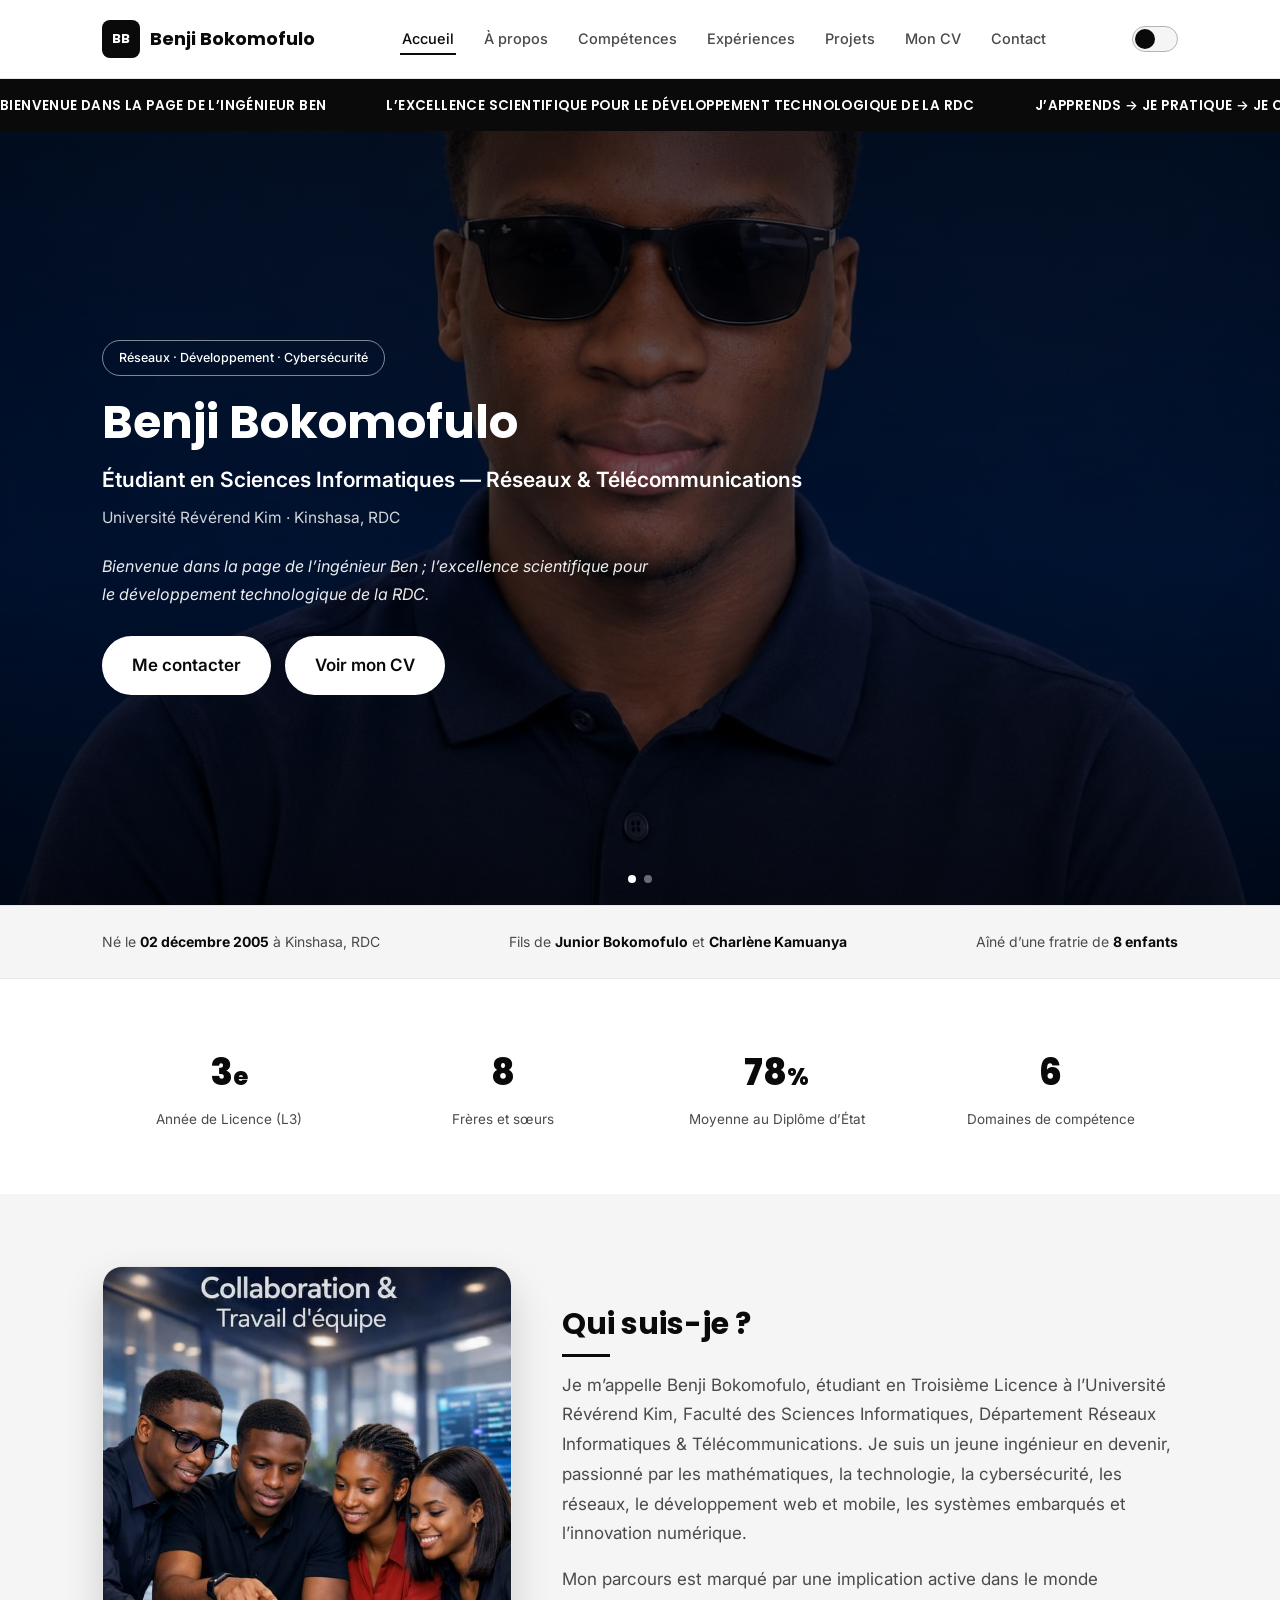
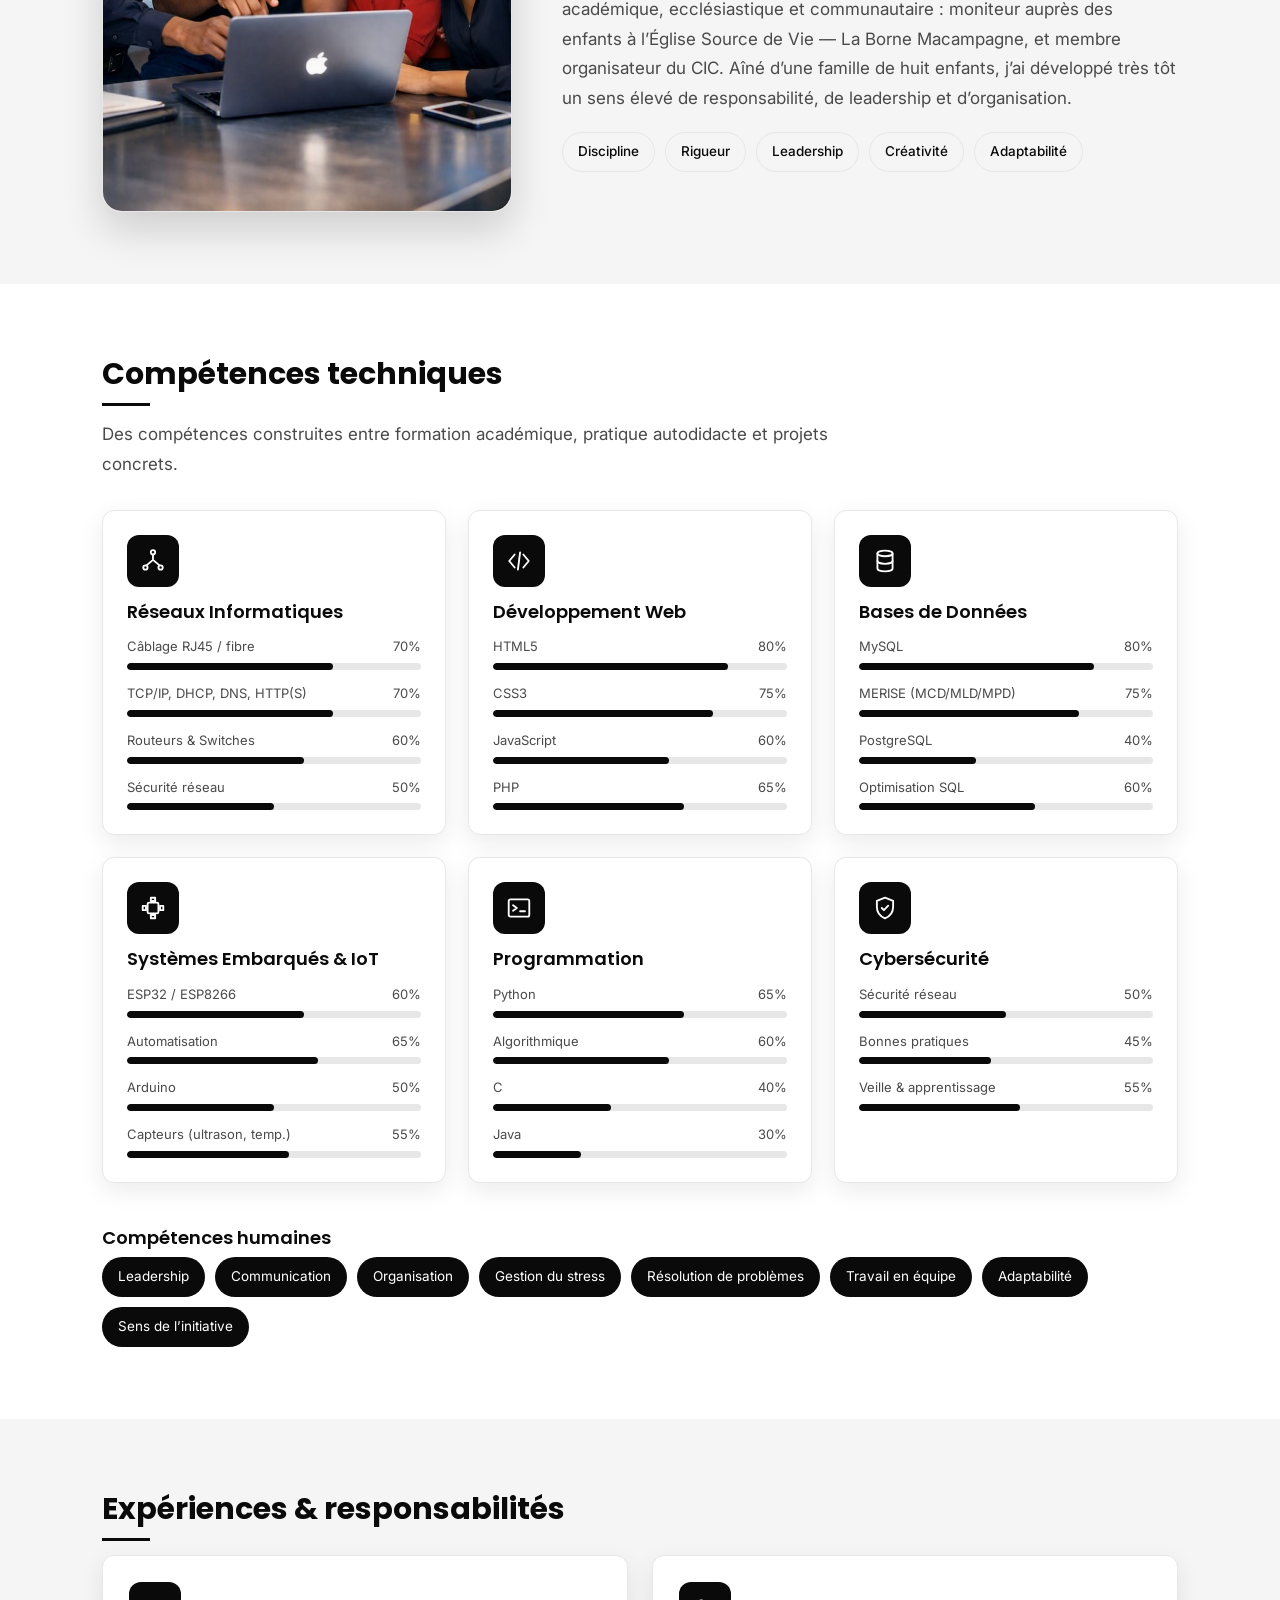
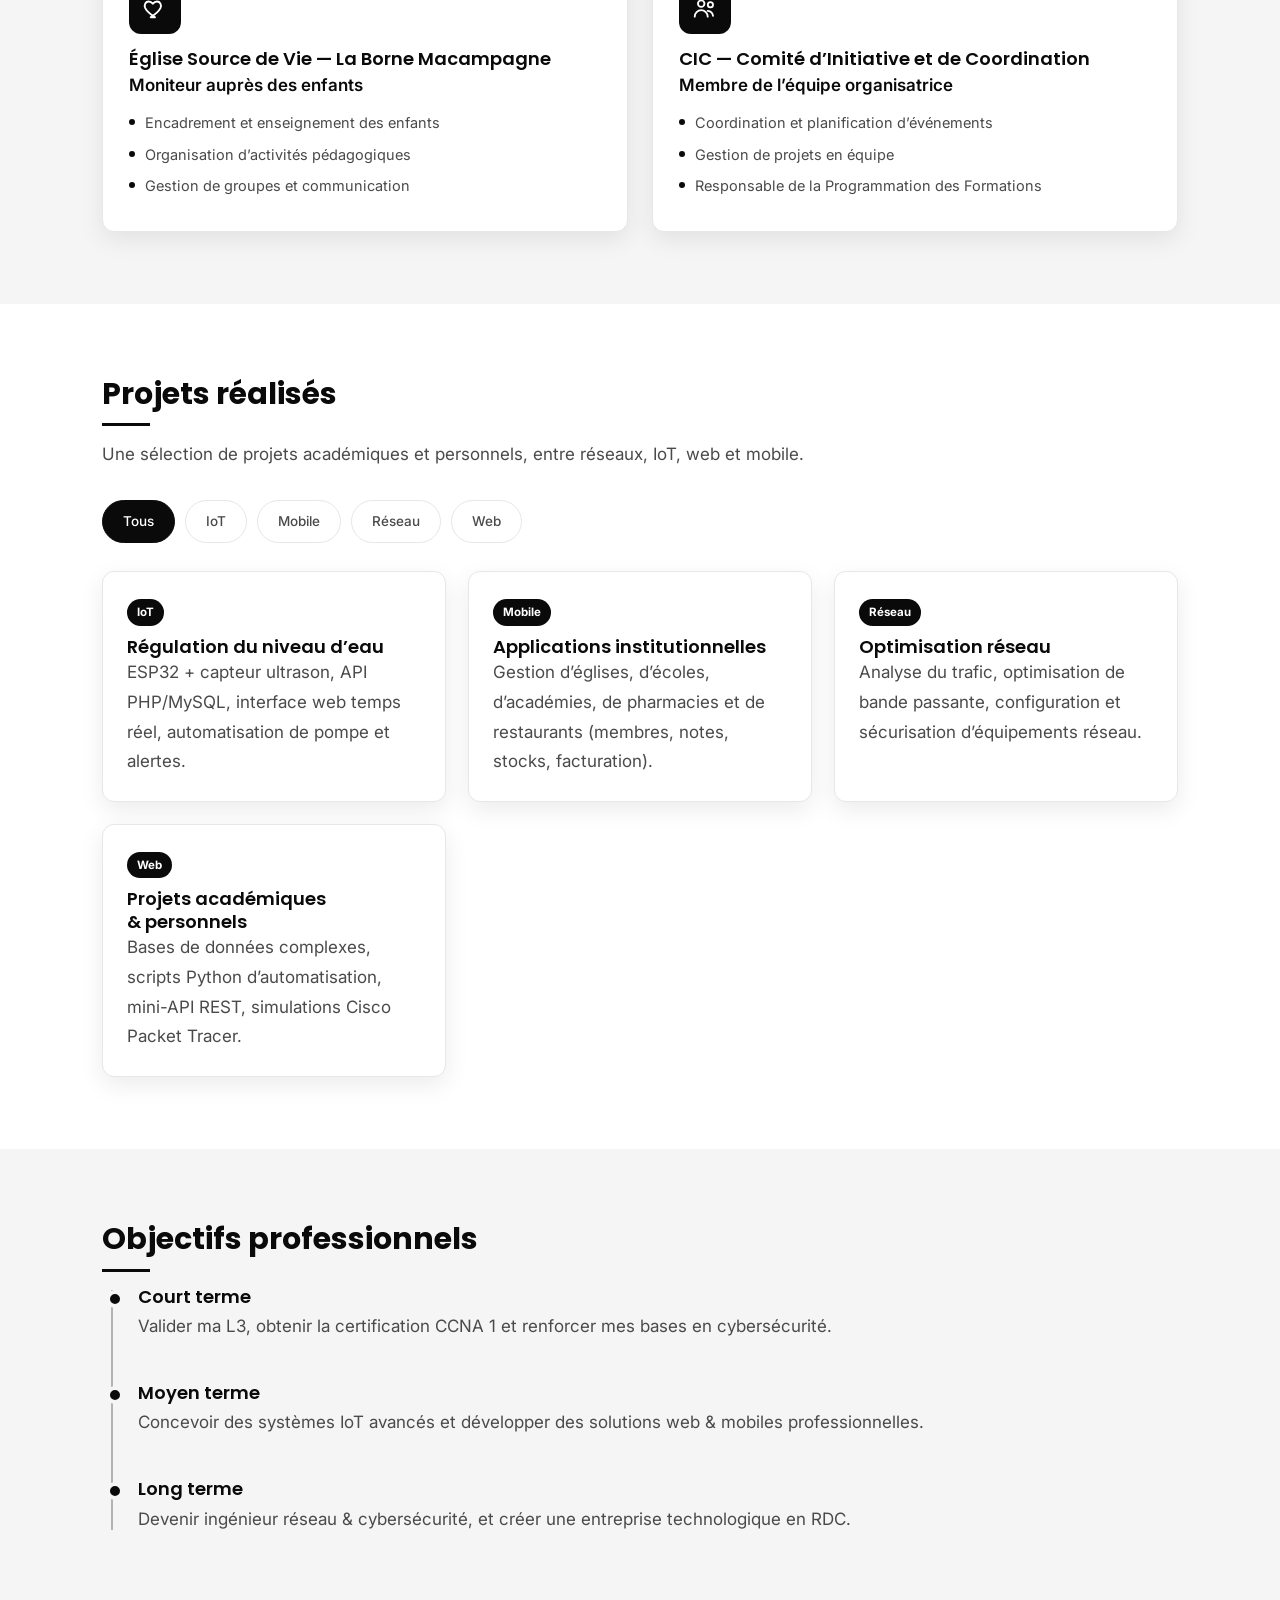
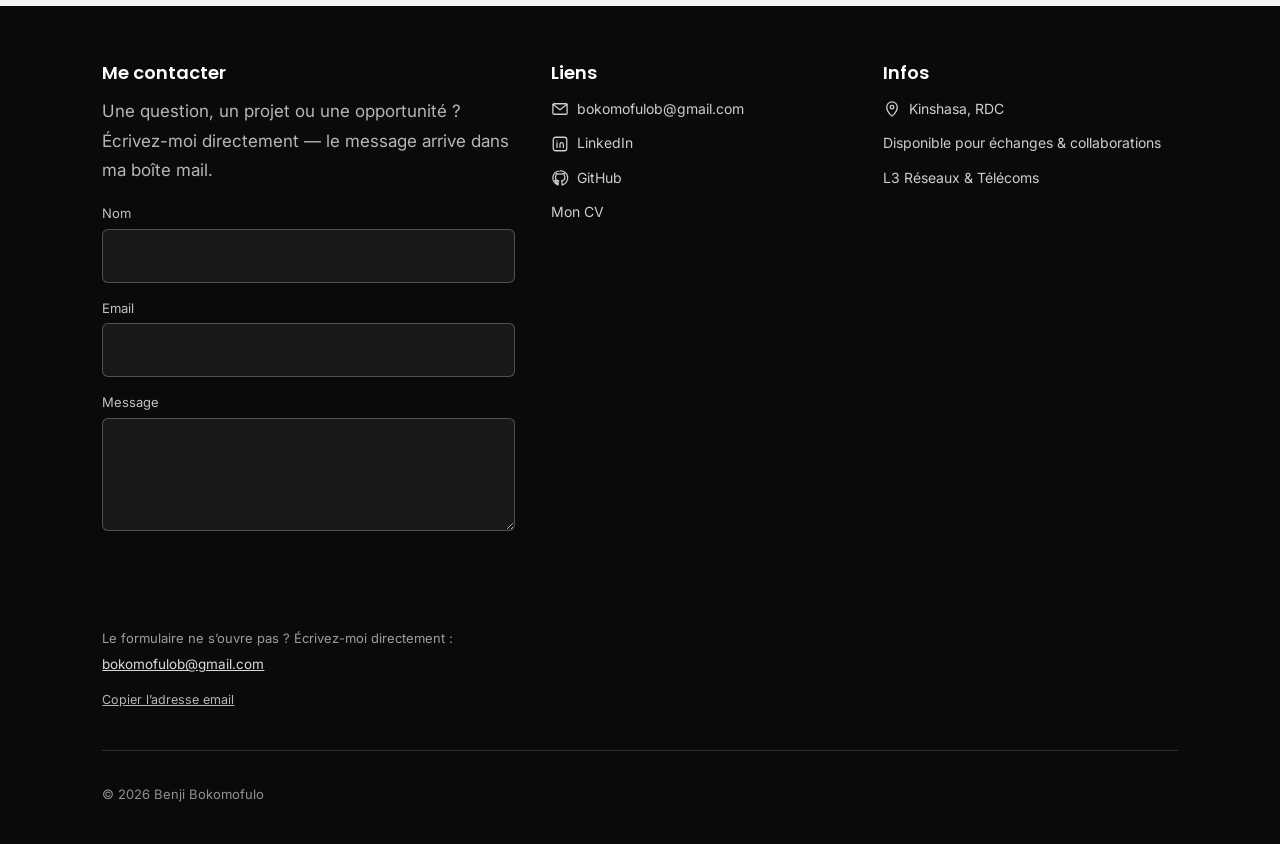
<file: index.html>
<!DOCTYPE html>
<html lang="fr">
<head>
<meta charset="UTF-8">
<meta name="viewport" content="width=device-width, initial-scale=1.0">
<meta name="description" content="Benji Bokomofulo — Étudiant en Sciences Informatiques, Réseaux & Télécommunications, Université Révérend Kim. Portfolio : compétences, projets, expériences.">
<title>Benji Bokomofulo — Portfolio</title>
<link rel="preconnect" href="https://fonts.googleapis.com">
<link href="https://fonts.googleapis.com/css2?family=Poppins:wght@500;600;700&family=Inter:wght@400;500;600&display=swap" rel="stylesheet">
<link rel="stylesheet" href="style.css">
</head>
<body>

<!-- Sprite d'icônes SVG — dessinées à la main, sobres, sans emoji -->
<svg style="display:none">
  <symbol id="icon-network" viewBox="0 0 24 24"><circle cx="12" cy="4" r="2"/><circle cx="5" cy="18" r="2"/><circle cx="19" cy="18" r="2"/><path d="M12 6v5M12 11l-6 5M12 11l6 5"/></symbol>
  <symbol id="icon-code" viewBox="0 0 24 24"><path d="M8 6 3 12l5 6M16 6l5 6-5 6M13 4l-2 16"/></symbol>
  <symbol id="icon-database" viewBox="0 0 24 24"><ellipse cx="12" cy="5" rx="7" ry="2.6"/><path d="M5 5v14c0 1.4 3.1 2.6 7 2.6s7-1.2 7-2.6V5"/><path d="M5 12c0 1.4 3.1 2.6 7 2.6s7-1.2 7-2.6"/></symbol>
  <symbol id="icon-cpu" viewBox="0 0 24 24"><rect x="7" y="7" width="10" height="10" rx="1.4"/><rect x="10" y="2.5" width="4" height="3"/><rect x="10" y="18.5" width="4" height="3"/><rect x="2.5" y="10" width="3" height="4"/><rect x="18.5" y="10" width="3" height="4"/></symbol>
  <symbol id="icon-terminal" viewBox="0 0 24 24"><rect x="2.5" y="4" width="19" height="16" rx="1.6"/><path d="M6.5 9.5 10 12l-3.5 2.5M13 15h4.5"/></symbol>
  <symbol id="icon-shield" viewBox="0 0 24 24"><path d="M12 2.5 19.5 5.5V11c0 5-3 8.6-7.5 10.5C7.5 19.6 4.5 16 4.5 11V5.5Z"/><path d="M9 12l2 2 4-4.2"/></symbol>
  <symbol id="icon-hands" viewBox="0 0 24 24"><path d="M12 20.5s-7-4.4-9-8.4C1.6 8.9 3.4 6 6.2 6c1.6 0 2.9.9 3.8 2.1C10.9 6.9 12.2 6 13.8 6c2.8 0 4.6 2.9 3.2 6.1-2 4-9 8.4-9 8.4Z"/></symbol>
  <symbol id="icon-users" viewBox="0 0 24 24"><circle cx="8.5" cy="8" r="3"/><circle cx="17" cy="9" r="2.4"/><path d="M2.5 20c0-3.3 2.7-6 6-6s6 2.7 6 6M14.5 14.6c2.6.2 4.6 2.1 4.9 4.7"/></symbol>
  <symbol id="icon-mail" viewBox="0 0 24 24"><rect x="2.5" y="5" width="19" height="14" rx="1.6"/><path d="m3 6 9 7 9-7"/></symbol>
  <symbol id="icon-in" viewBox="0 0 24 24"><rect x="3" y="3" width="18" height="18" rx="3"/><path d="M8 10.5v6M8 7.8v.1M12 16.5v-3.7c0-1.5 1-2.6 2.4-2.6 1.3 0 2.1 1 2.1 2.6v3.7"/></symbol>
  <symbol id="icon-gh" viewBox="0 0 24 24"><path d="M12 2.5A9.5 9.5 0 0 0 8.9 21c.5.1.7-.2.7-.5v-1.8c-2.7.6-3.2-1.2-3.2-1.2-.5-1.1-1.1-1.4-1.1-1.4-.9-.6.1-.6.1-.6 1 .1 1.5 1 1.5 1 .9 1.5 2.3 1.1 2.9.8.1-.7.4-1.1.6-1.4-2.2-.2-4.5-1.1-4.5-4.8 0-1.1.4-1.9 1-2.6-.1-.2-.4-1.2.1-2.6 0 0 .8-.3 2.7 1a9.4 9.4 0 0 1 5 0c1.9-1.3 2.7-1 2.7-1 .5 1.4.2 2.4.1 2.6.6.7 1 1.5 1 2.6 0 3.7-2.3 4.6-4.5 4.8.4.3.7.9.7 1.9v2.8c0 .3.2.6.7.5A9.5 9.5 0 0 0 12 2.5Z"/></symbol>
  <symbol id="icon-pin" viewBox="0 0 24 24"><path d="M12 21.5s7-6.3 7-12A7 7 0 0 0 5 9.5c0 5.7 7 12 7 12Z"/><circle cx="12" cy="9.5" r="2.4"/></symbol>
  <symbol id="icon-globe" viewBox="0 0 24 24"><circle cx="12" cy="12" r="9"/><path d="M3 12h18M12 3c2.5 2.5 3.8 6 3.8 9s-1.3 6.5-3.8 9c-2.5-2.5-3.8-6-3.8-9s1.3-6.5 3.8-9Z"/></symbol>
  <symbol id="icon-star" viewBox="0 0 24 24"><path d="m12 2.5 2.9 6.1 6.6.7-4.9 4.6 1.3 6.6-5.9-3.3-5.9 3.3 1.3-6.6-4.9-4.6 6.6-.7Z"/></symbol>
  <symbol id="icon-doc" viewBox="0 0 24 24"><path d="M6.5 2.5h8l4 4v14a1 1 0 0 1-1 1h-11a1 1 0 0 1-1-1v-17a1 1 0 0 1 1-1Z"/><path d="M14 2.5V7h4.5M8.5 12h7M8.5 15.5h7M8.5 8.5h3"/></symbol>
</svg>


<div id="scroll-progress" aria-hidden="true"></div>

<header class="site-header">
  <nav class="navbar" aria-label="Navigation principale">
    <a href="index.html" class="logo">
      <span class="logo-mark">BB</span>
      Benji Bokomofulo
    </a>
    <ul class="nav-links" id="nav-links">
      <li><a href="#accueil" data-i18n="nav-accueil">Accueil</a></li>
      <li><a href="#a-propos" data-i18n="nav-apropos">À propos</a></li>
      <li><a href="#competences" data-i18n="nav-competences">Compétences</a></li>
      <li><a href="#experiences" data-i18n="nav-experiences">Expériences</a></li>
      <li><a href="#projets" data-i18n="nav-projets">Projets</a></li>
      <li><a href="cv.html" data-i18n="nav-cv">Mon CV</a></li>
      <li><a href="#contact" data-i18n="nav-contact">Contact</a></li>
    </ul>
    <label class="theme-switch" aria-label="Basculer le mode sombre">
      <input type="checkbox" id="theme-toggle">
      <span class="theme-switch-track"><span class="theme-switch-thumb"></span></span>
    </label>
    <button class="burger" id="burger" aria-label="Ouvrir le menu" aria-expanded="false">
      <span></span><span></span><span></span>
    </button>
  </nav>
</header>

<div class="marquee" aria-hidden="true">
  <div class="marquee-track" id="marquee-track"></div>
</div>

<main>

  <!-- ===================== HERO — carrousel photo ===================== -->
  <section class="hero" id="accueil">
    <div class="hero-carousel" aria-hidden="true">
      <img src="image1.jpg" alt="" class="is-active">
      <img src="image2.jpg" alt="">
    </div>
    <div class="hero-overlay" aria-hidden="true"></div>
    <div class="hero-inner">
      <span class="hero-badge" data-i18n="hero-badge">Réseaux · Développement · Cybersécurité</span>
      <h1>Benji Bokomofulo</h1>
      <p class="subtitle" data-i18n="hero-subtitle">Étudiant en Sciences Informatiques — Réseaux &amp; Télécommunications</p>
      <p class="subsubtitle" data-i18n="hero-subsubtitle">Université Révérend Kim · Kinshasa, RDC</p>
      <p class="slogan" data-i18n="hero-slogan">« Bienvenue dans la page de l'ingénieur Ben ; l'excellence scientifique pour le développement technologique de la RDC. »</p>
      <div class="hero-cta">
        <a href="#contact" class="btn" data-i18n="hero-cta1">Me contacter</a>
        <a href="cv.html" class="btn btn-outline" data-i18n="hero-cta2">Voir mon CV</a>
      </div>
    </div>
    <div class="carousel-dots" aria-hidden="true">
      <span class="is-active"></span><span></span>
    </div>
  </section>

  <!-- ===================== ÉTAT CIVIL ===================== -->
  <div class="identity-strip">
    <div class="identity-grid">
      <span data-i18n="id-naissance">Né le <strong>02 décembre 2005</strong> à Kinshasa, RDC</span>
      <span data-i18n="id-parents">Fils de <strong>Junior Bokomofulo</strong> et <strong>Charlène Kamuanya</strong></span>
      <span data-i18n="id-fratrie">Aîné d'une fratrie de <strong>8 enfants</strong></span>
    </div>
  </div>

  <!-- ===================== CHIFFRES CLÉS ===================== -->
  <section class="stats-strip">
    <div class="section-inner stats-grid">
      <div class="stat-item reveal">
        <span class="stat-number" data-target="3">0</span><span class="stat-suffix">e</span>
        <p data-i18n="stat-1-label">Année de Licence (L3)</p>
      </div>
      <div class="stat-item reveal">
        <span class="stat-number" data-target="8">0</span>
        <p data-i18n="stat-2-label">Frères et sœurs</p>
      </div>
      <div class="stat-item reveal">
        <span class="stat-number" data-target="79">0</span><span class="stat-suffix">%</span>
        <p data-i18n="stat-3-label">Moyenne au Diplôme d'État</p>
      </div>
      <div class="stat-item reveal">
        <span class="stat-number" data-target="6">0</span>
        <p data-i18n="stat-4-label">Domaines de compétence</p>
      </div>
    </div>
  </section>

  <!-- ===================== À PROPOS ===================== -->
  <section class="section bg-soft" id="a-propos">
    <div class="section-inner about-grid">
      <figure class="about-photo reveal">
        <img src="image4.jpg" alt="Benji Bokomofulo">
      </figure>
      <div class="about-text reveal">
        <h2 class="with-underline" data-i18n="apropos-title">Qui suis-je ?</h2>
        <p data-i18n="apropos-p1">Je m'appelle Benji Bokomofulo, étudiant en Troisième Licence à l'Université Révérend Kim, Faculté des Sciences Informatiques, Département Réseaux Informatiques &amp; Télécommunications. Je suis un jeune ingénieur en devenir, passionné par les mathématiques, la technologie, la cybersécurité, les réseaux, le développement web et mobile, les systèmes embarqués et l'innovation numérique.</p>
        <p data-i18n="apropos-p2">Mon parcours est marqué par une implication active dans le monde académique, ecclésiastique et communautaire : moniteur auprès des enfants à l'Église Source de Vie — La Borne Macampagne, et membre organisateur du CIC. Aîné d'une famille de huit enfants, j'ai développé très tôt un sens élevé de responsabilité, de leadership et d'organisation.</p>
        <ul class="values-list">
          <li data-i18n="val-1">Discipline</li>
          <li data-i18n="val-2">Rigueur</li>
          <li data-i18n="val-3">Leadership</li>
          <li data-i18n="val-4">Créativité</li>
          <li data-i18n="val-5">Adaptabilité</li>
        </ul>
      </div>
    </div>
  </section>

  <!-- ===================== COMPÉTENCES ===================== -->
  <section class="section" id="competences">
    <div class="section-inner">
      <h2 class="with-underline reveal" data-i18n="competences-title">Compétences techniques</h2>
      <p class="section-lead reveal" data-i18n="competences-lead">Des compétences construites entre formation académique, pratique autodidacte et projets concrets.</p>
      <div class="skills-grid">

        <div class="skill-card reveal">
          <div class="icon-box"><svg class="icon-svg"><use href="#icon-network"/></svg></div>
          <h3 data-i18n="cat-reseaux">Réseaux Informatiques</h3>
          <div class="skill-bar-row"><div class="skill-bar-label"><span>Câblage RJ45 / fibre</span><span>70%</span></div><div class="skill-bar-track"><div class="skill-bar-fill" data-percent="70"></div></div></div>
          <div class="skill-bar-row"><div class="skill-bar-label"><span>TCP/IP, DHCP, DNS, HTTP(S)</span><span>70%</span></div><div class="skill-bar-track"><div class="skill-bar-fill" data-percent="70"></div></div></div>
          <div class="skill-bar-row"><div class="skill-bar-label"><span>Routeurs &amp; Switches</span><span>60%</span></div><div class="skill-bar-track"><div class="skill-bar-fill" data-percent="60"></div></div></div>
          <div class="skill-bar-row"><div class="skill-bar-label"><span>Sécurité réseau</span><span>50%</span></div><div class="skill-bar-track"><div class="skill-bar-fill" data-percent="50"></div></div></div>
        </div>

        <div class="skill-card reveal">
          <div class="icon-box"><svg class="icon-svg"><use href="#icon-code"/></svg></div>
          <h3 data-i18n="cat-dev">Développement Web</h3>
          <div class="skill-bar-row"><div class="skill-bar-label"><span>HTML5</span><span>80%</span></div><div class="skill-bar-track"><div class="skill-bar-fill" data-percent="80"></div></div></div>
          <div class="skill-bar-row"><div class="skill-bar-label"><span>CSS3</span><span>75%</span></div><div class="skill-bar-track"><div class="skill-bar-fill" data-percent="75"></div></div></div>
          <div class="skill-bar-row"><div class="skill-bar-label"><span>JavaScript</span><span>60%</span></div><div class="skill-bar-track"><div class="skill-bar-fill" data-percent="60"></div></div></div>
          <div class="skill-bar-row"><div class="skill-bar-label"><span>PHP</span><span>65%</span></div><div class="skill-bar-track"><div class="skill-bar-fill" data-percent="65"></div></div></div>
        </div>

        <div class="skill-card reveal">
          <div class="icon-box"><svg class="icon-svg"><use href="#icon-database"/></svg></div>
          <h3 data-i18n="cat-bdd">Bases de Données</h3>
          <div class="skill-bar-row"><div class="skill-bar-label"><span>MySQL</span><span>80%</span></div><div class="skill-bar-track"><div class="skill-bar-fill" data-percent="80"></div></div></div>
          <div class="skill-bar-row"><div class="skill-bar-label"><span>MERISE (MCD/MLD/MPD)</span><span>75%</span></div><div class="skill-bar-track"><div class="skill-bar-fill" data-percent="75"></div></div></div>
          <div class="skill-bar-row"><div class="skill-bar-label"><span>PostgreSQL</span><span>40%</span></div><div class="skill-bar-track"><div class="skill-bar-fill" data-percent="40"></div></div></div>
          <div class="skill-bar-row"><div class="skill-bar-label"><span>Optimisation SQL</span><span>60%</span></div><div class="skill-bar-track"><div class="skill-bar-fill" data-percent="60"></div></div></div>
        </div>

        <div class="skill-card reveal">
          <div class="icon-box"><svg class="icon-svg"><use href="#icon-cpu"/></svg></div>
          <h3 data-i18n="cat-iot">Systèmes Embarqués &amp; IoT</h3>
          <div class="skill-bar-row"><div class="skill-bar-label"><span>ESP32 / ESP8266</span><span>60%</span></div><div class="skill-bar-track"><div class="skill-bar-fill" data-percent="60"></div></div></div>
          <div class="skill-bar-row"><div class="skill-bar-label"><span>Automatisation</span><span>65%</span></div><div class="skill-bar-track"><div class="skill-bar-fill" data-percent="65"></div></div></div>
          <div class="skill-bar-row"><div class="skill-bar-label"><span>Arduino</span><span>50%</span></div><div class="skill-bar-track"><div class="skill-bar-fill" data-percent="50"></div></div></div>
          <div class="skill-bar-row"><div class="skill-bar-label"><span>Capteurs (ultrason, temp.)</span><span>55%</span></div><div class="skill-bar-track"><div class="skill-bar-fill" data-percent="55"></div></div></div>
        </div>

        <div class="skill-card reveal">
          <div class="icon-box"><svg class="icon-svg"><use href="#icon-terminal"/></svg></div>
          <h3 data-i18n="cat-prog">Programmation</h3>
          <div class="skill-bar-row"><div class="skill-bar-label"><span>Python</span><span>65%</span></div><div class="skill-bar-track"><div class="skill-bar-fill" data-percent="65"></div></div></div>
          <div class="skill-bar-row"><div class="skill-bar-label"><span>Algorithmique</span><span>60%</span></div><div class="skill-bar-track"><div class="skill-bar-fill" data-percent="60"></div></div></div>
          <div class="skill-bar-row"><div class="skill-bar-label"><span>C</span><span>40%</span></div><div class="skill-bar-track"><div class="skill-bar-fill" data-percent="40"></div></div></div>
          <div class="skill-bar-row"><div class="skill-bar-label"><span>Java</span><span>30%</span></div><div class="skill-bar-track"><div class="skill-bar-fill" data-percent="30"></div></div></div>
        </div>

        <div class="skill-card reveal">
          <div class="icon-box"><svg class="icon-svg"><use href="#icon-shield"/></svg></div>
          <h3 data-i18n="cat-cyber">Cybersécurité</h3>
          <div class="skill-bar-row"><div class="skill-bar-label"><span>Sécurité réseau</span><span>50%</span></div><div class="skill-bar-track"><div class="skill-bar-fill" data-percent="50"></div></div></div>
          <div class="skill-bar-row"><div class="skill-bar-label"><span>Bonnes pratiques</span><span>45%</span></div><div class="skill-bar-track"><div class="skill-bar-fill" data-percent="45"></div></div></div>
          <div class="skill-bar-row"><div class="skill-bar-label"><span>Veille &amp; apprentissage</span><span>55%</span></div><div class="skill-bar-track"><div class="skill-bar-fill" data-percent="55"></div></div></div>
        </div>

      </div>

      <h3 class="reveal" style="margin-top:44px;margin-bottom:6px;" data-i18n="softskills-title">Compétences humaines</h3>
      <ul class="softskills-list reveal">
        <li data-i18n="soft-1">Leadership</li>
        <li data-i18n="soft-2">Communication</li>
        <li data-i18n="soft-3">Organisation</li>
        <li data-i18n="soft-4">Gestion du stress</li>
        <li data-i18n="soft-5">Résolution de problèmes</li>
        <li data-i18n="soft-6">Travail en équipe</li>
        <li data-i18n="soft-7">Adaptabilité</li>
        <li data-i18n="soft-8">Sens de l'initiative</li>
      </ul>
    </div>
  </section>

  <!-- ===================== EXPÉRIENCES ===================== -->
  <section class="section bg-soft" id="experiences">
    <div class="section-inner">
      <h2 class="with-underline reveal" data-i18n="exp-title">Expériences &amp; responsabilités</h2>
      <div class="exp-grid">
        <div class="exp-card reveal">
          <div class="icon-box"><svg class="icon-svg"><use href="#icon-hands"/></svg></div>
          <h3 data-i18n="exp1-title">Église Source de Vie — La Borne Macampagne</h3>
          <p data-i18n="exp1-role" style="font-weight:600;color:var(--black);margin-bottom:8px;">Moniteur auprès des enfants</p>
          <ul>
            <li data-i18n="exp1-li1">Encadrement et enseignement des enfants</li>
            <li data-i18n="exp1-li2">Organisation d'activités pédagogiques</li>
            <li data-i18n="exp1-li3">Gestion de groupes et communication</li>
          </ul>
        </div>
        <div class="exp-card reveal">
          <div class="icon-box"><svg class="icon-svg"><use href="#icon-users"/></svg></div>
          <h3 data-i18n="exp2-title">CIC — Comité d'Initiative et de Coordination</h3>
          <p data-i18n="exp2-role" style="font-weight:600;color:var(--black);margin-bottom:8px;">Membre de l'équipe organisatrice</p>
          <ul>
            <li data-i18n="exp2-li1">Coordination et planification d'événements</li>
            <li data-i18n="exp2-li2">Gestion de projets en équipe</li>
            <li data-i18n="exp2-li3">Responsable de la Programmation des Formations</li>
          </ul>
        </div>
      </div>
    </div>
  </section>

  <!-- ===================== PROJETS ===================== -->
  <section class="section" id="projets">
    <div class="section-inner">
      <h2 class="with-underline reveal" data-i18n="projets-title">Projets réalisés</h2>
      <p class="section-lead reveal" data-i18n="projets-lead">Une sélection de projets académiques et personnels, entre réseaux, IoT, web et mobile.</p>
      <div class="filter-row reveal">
        <button class="filter-btn active" data-filter="tous" data-i18n="filter-tous">Tous</button>
        <button class="filter-btn" data-filter="iot" data-i18n="filter-iot">IoT</button>
        <button class="filter-btn" data-filter="mobile" data-i18n="filter-mobile">Mobile</button>
        <button class="filter-btn" data-filter="reseau" data-i18n="filter-reseau">Réseau</button>
        <button class="filter-btn" data-filter="web" data-i18n="filter-web">Web</button>
      </div>
      <div class="projects-grid">
        <div class="project-card reveal" data-category="iot">
          <span class="tag" data-i18n="proj1-tag">IoT</span>
          <h3 data-i18n="proj1-title">Régulation du niveau d'eau</h3>
          <p data-i18n="proj1-desc">ESP32 + capteur ultrason, API PHP/MySQL, interface web temps réel, automatisation de pompe et alertes.</p>
        </div>
        <div class="project-card reveal" data-category="mobile">
          <span class="tag" data-i18n="proj2-tag">Mobile</span>
          <h3 data-i18n="proj2-title">Applications institutionnelles</h3>
          <p data-i18n="proj2-desc">Gestion d'églises, d'écoles, d'académies, de pharmacies et de restaurants (membres, notes, stocks, facturation).</p>
        </div>
        <div class="project-card reveal" data-category="reseau">
          <span class="tag" data-i18n="proj3-tag">Réseau</span>
          <h3 data-i18n="proj3-title">Optimisation réseau</h3>
          <p data-i18n="proj3-desc">Analyse du trafic, optimisation de bande passante, configuration et sécurisation d'équipements réseau.</p>
        </div>
        <div class="project-card reveal" data-category="web">
          <span class="tag" data-i18n="proj4-tag">Web</span>
          <h3 data-i18n="proj4-title">Projets académiques &amp; personnels</h3>
          <p data-i18n="proj4-desc">Bases de données complexes, scripts Python d'automatisation, mini-API REST, simulations Cisco Packet Tracer.</p>
        </div>
      </div>
    </div>
  </section>

  <!-- ===================== OBJECTIFS ===================== -->
  <section class="section timeline-section" id="objectifs">
    <div class="section-inner">
      <h2 class="with-underline reveal" data-i18n="objectifs-title">Objectifs professionnels</h2>
      <div class="timeline">
        <div class="timeline-item reveal">
          <h3 data-i18n="obj1-title">Court terme</h3>
          <p data-i18n="obj1-desc">Valider ma L3, obtenir la certification CCNA 1 et renforcer mes bases en cybersécurité.</p>
        </div>
        <div class="timeline-item reveal">
          <h3 data-i18n="obj2-title">Moyen terme</h3>
          <p data-i18n="obj2-desc">Concevoir des systèmes IoT avancés et développer des solutions web &amp; mobiles professionnelles.</p>
        </div>
        <div class="timeline-item reveal">
          <h3 data-i18n="obj3-title">Long terme</h3>
          <p data-i18n="obj3-desc">Devenir ingénieur réseau &amp; cybersécurité, et créer une entreprise technologique en RDC.</p>
        </div>
      </div>
    </div>
  </section>

</main>

<!-- ===================== FOOTER / CONTACT ===================== -->
<footer class="site-footer" id="contact">
  <div class="footer-inner">
    <div>
      <h3 data-i18n="contact-title">Me contacter</h3>
      <p style="color:rgba(255,255,255,0.7);margin-bottom:16px;" data-i18n="contact-lead">Une question, un projet ou une opportunité ? Écrivez-moi directement — le message arrive dans ma boîte mail.</p>
      <!-- Formulaire : ouvre directement le client mail du visiteur (aucun service tiers requis) -->
      <form id="contact-form" action="mailto:bokomofulob@gmail.com" method="POST" enctype="text/plain">
        <div class="form-field">
          <label for="name" data-i18n="form-name">Nom</label>
          <input type="text" id="name" name="Nom" required>
        </div>
        <div class="form-field">
          <label for="email" data-i18n="form-email">Email</label>
          <input type="email" id="email" name="Email" required>
        </div>
        <div class="form-field">
          <label for="message" data-i18n="form-message">Message</label>
          <textarea id="message" name="Message" rows="3" required></textarea>
        </div>
        <button type="submit" class="btn btn-outline" data-i18n="form-submit">Envoyer le message</button>
        <p id="form-feedback" style="margin-top:10px;font-size:13.5px;"></p>
      </form>
      <p style="margin-top:12px;font-size:13px;color:rgba(255,255,255,0.6);" data-i18n="form-fallback">Le formulaire ne s'ouvre pas ? Écrivez-moi directement :</p>
      <a href="mailto:bokomofulob@gmail.com" style="font-size:13.5px;text-decoration:underline;color:rgba(255,255,255,0.85);">bokomofulob@gmail.com</a>
      <br>
      <button class="copy-email-btn" data-i18n="copy-email">Copier l'adresse email</button>
    </div>
    <div>
      <h3 data-i18n="footer-liens">Liens</h3>
      <ul>
        <li><svg class="icon-svg icon-inline"><use href="#icon-mail"/></svg> <a href="mailto:bokomofulob@gmail.com">bokomofulob@gmail.com</a></li>
        <li><svg class="icon-svg icon-inline"><use href="#icon-in"/></svg> <a href="#" target="_blank" rel="noopener">LinkedIn</a></li>
        <li><svg class="icon-svg icon-inline"><use href="#icon-gh"/></svg> <a href="#" target="_blank" rel="noopener">GitHub</a></li>
        <li><a href="cv.html" data-i18n="nav-cv">Mon CV</a></li>
      </ul>
    </div>
    <div>
      <h3 data-i18n="footer-infos">Infos</h3>
      <ul>
        <li><svg class="icon-svg icon-inline"><use href="#icon-pin"/></svg> <span data-i18n="footer-loc">Kinshasa, RDC</span></li>
        <li><span data-i18n="footer-dispo">Disponible pour échanges &amp; collaborations</span></li>
        <li><span data-i18n="footer-cursus">L3 Réseaux &amp; Télécoms</span></li>
      </ul>
    </div>
  </div>
  <div class="footer-bottom">
    <span>© <span class="current-year">2026</span> Benji Bokomofulo</span>
    <button id="back-to-top" data-i18n="back-top" style="opacity:0;pointer-events:none;">Haut de page</button>
  </div>
</footer>

<script src="script.js"></script>
</body>
</html>
</file>
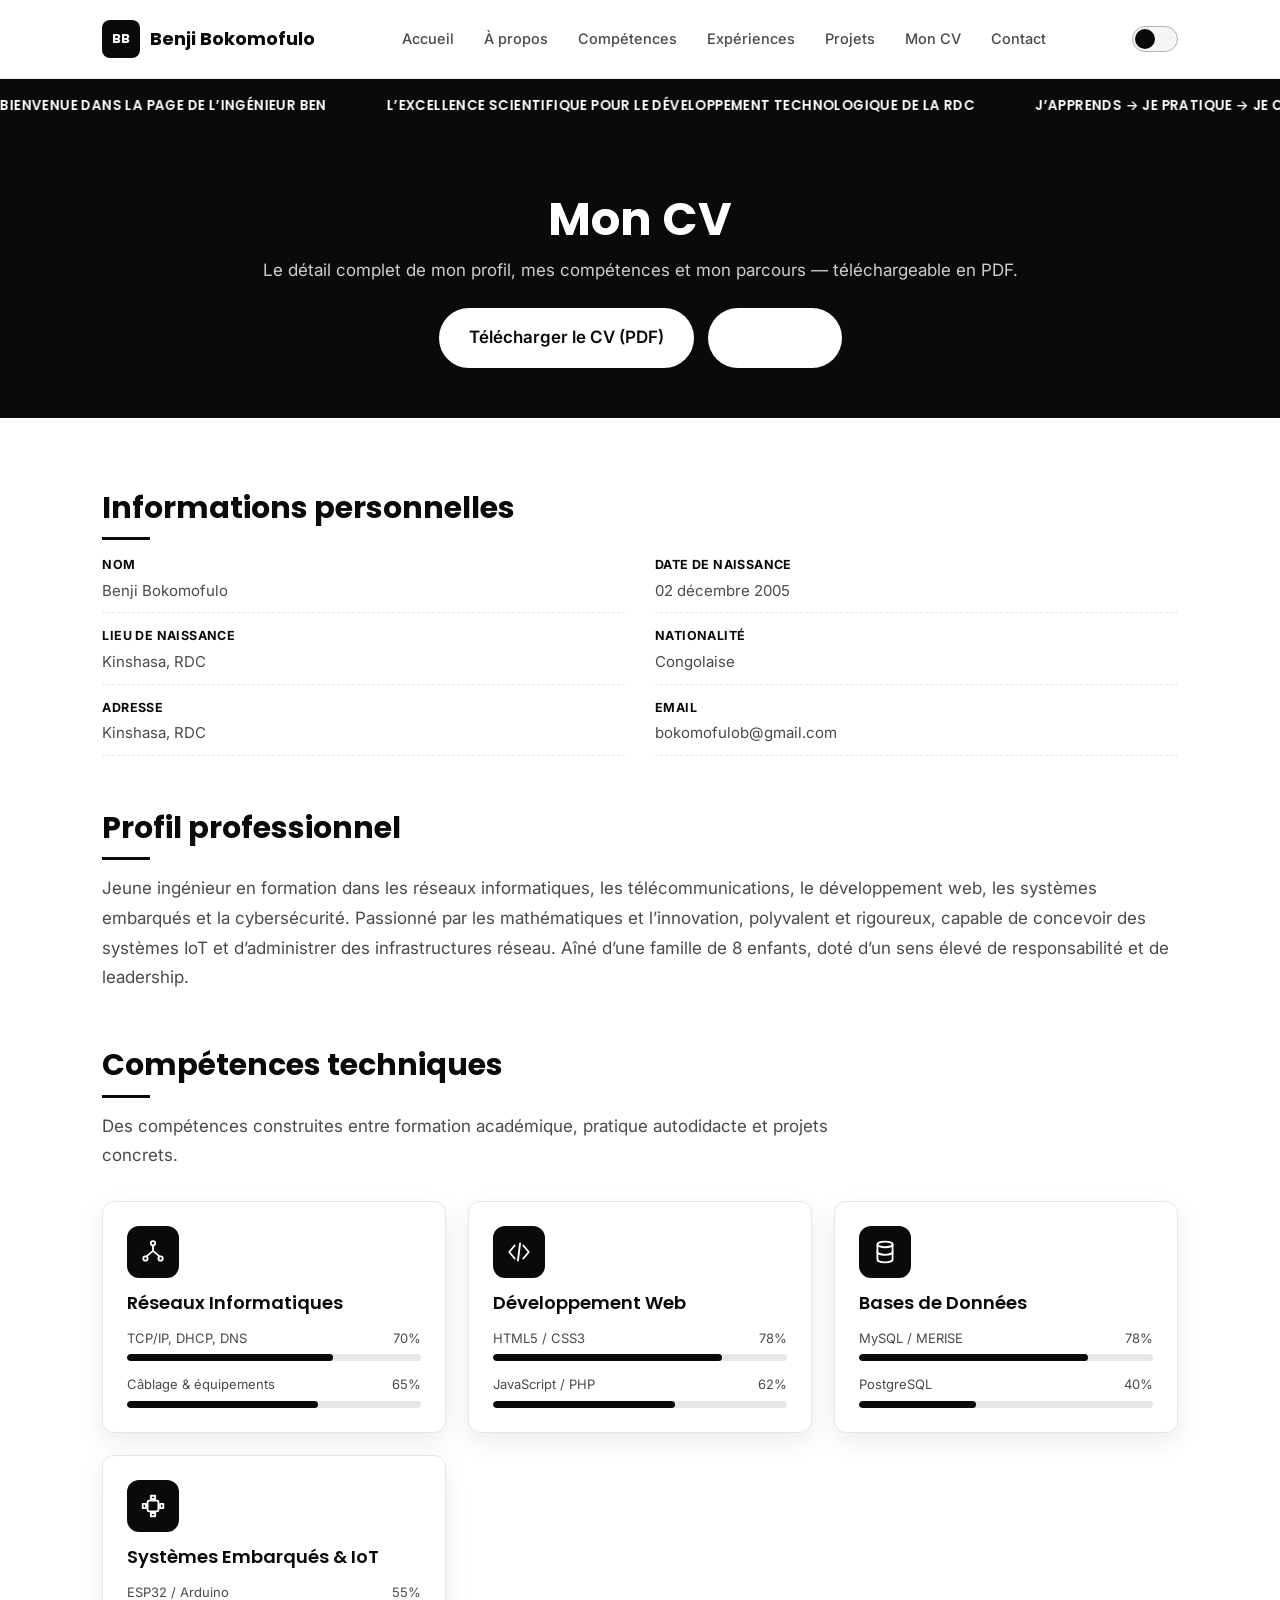
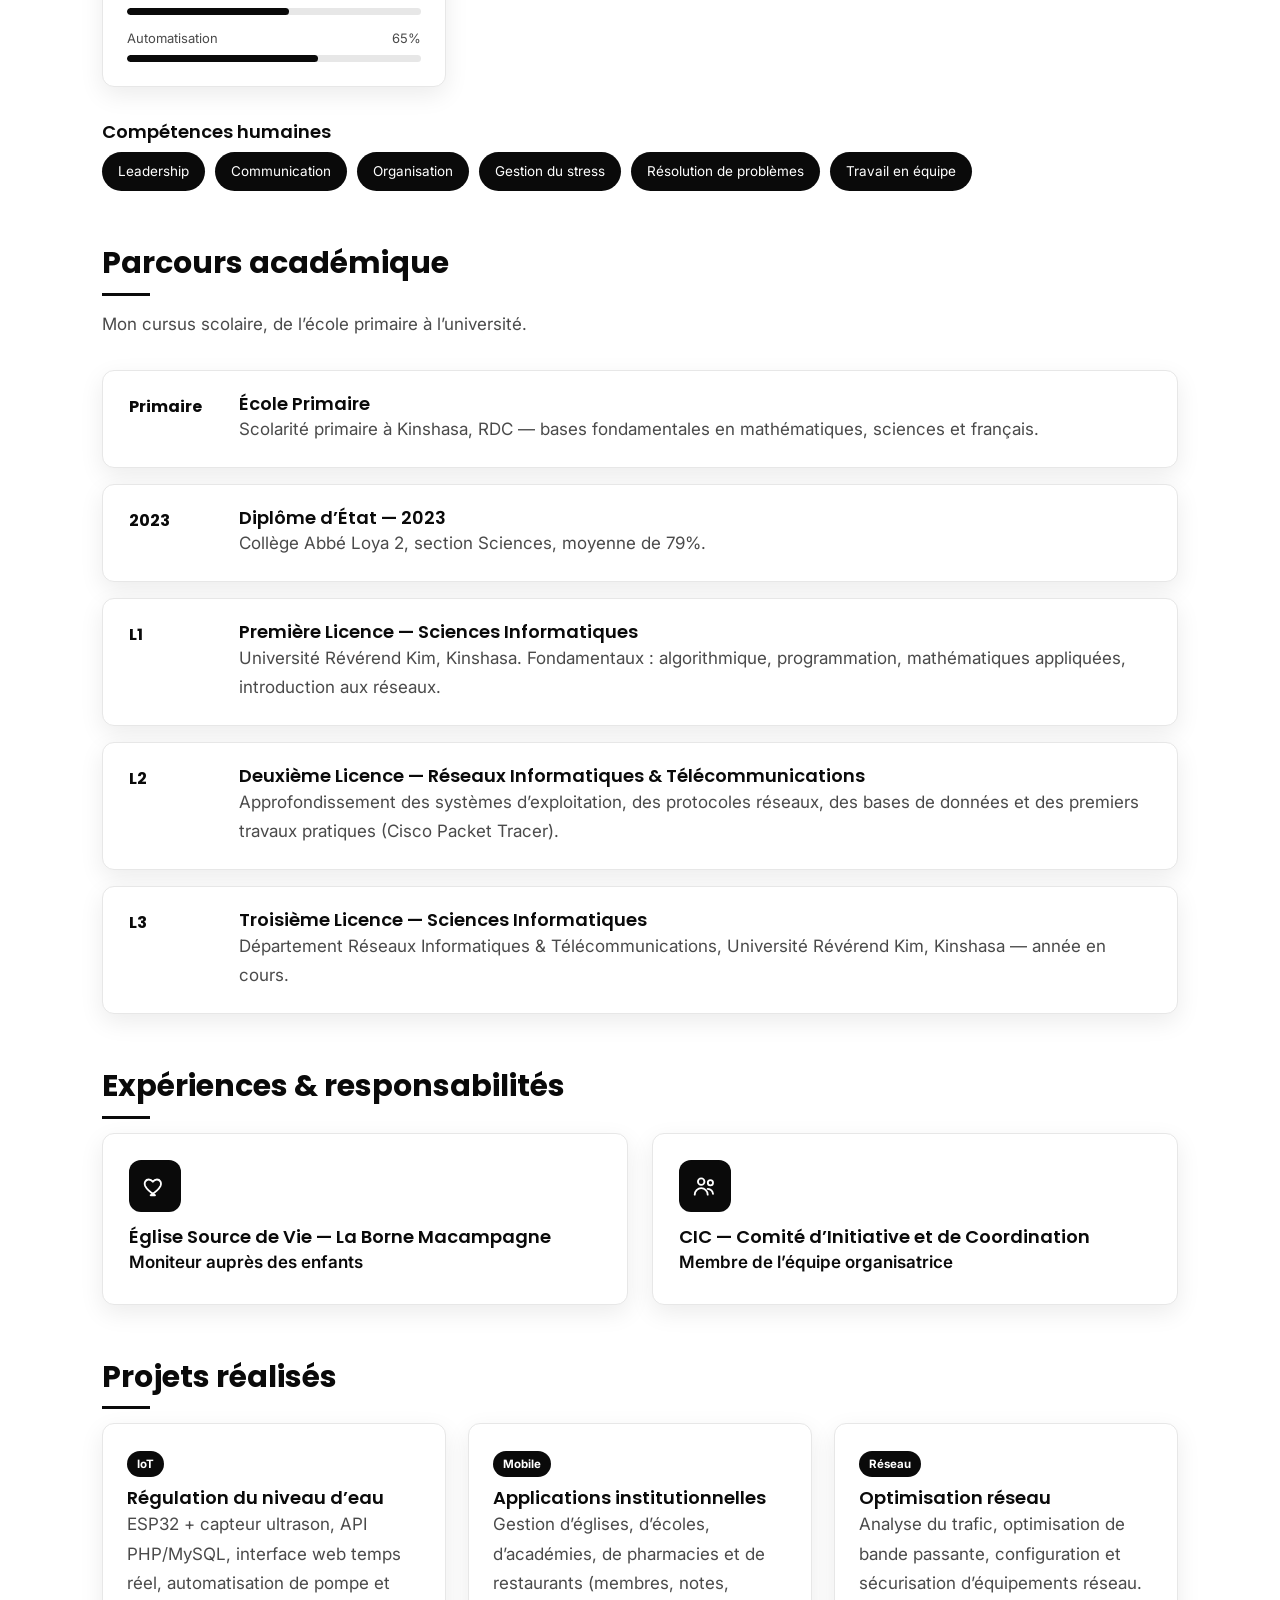
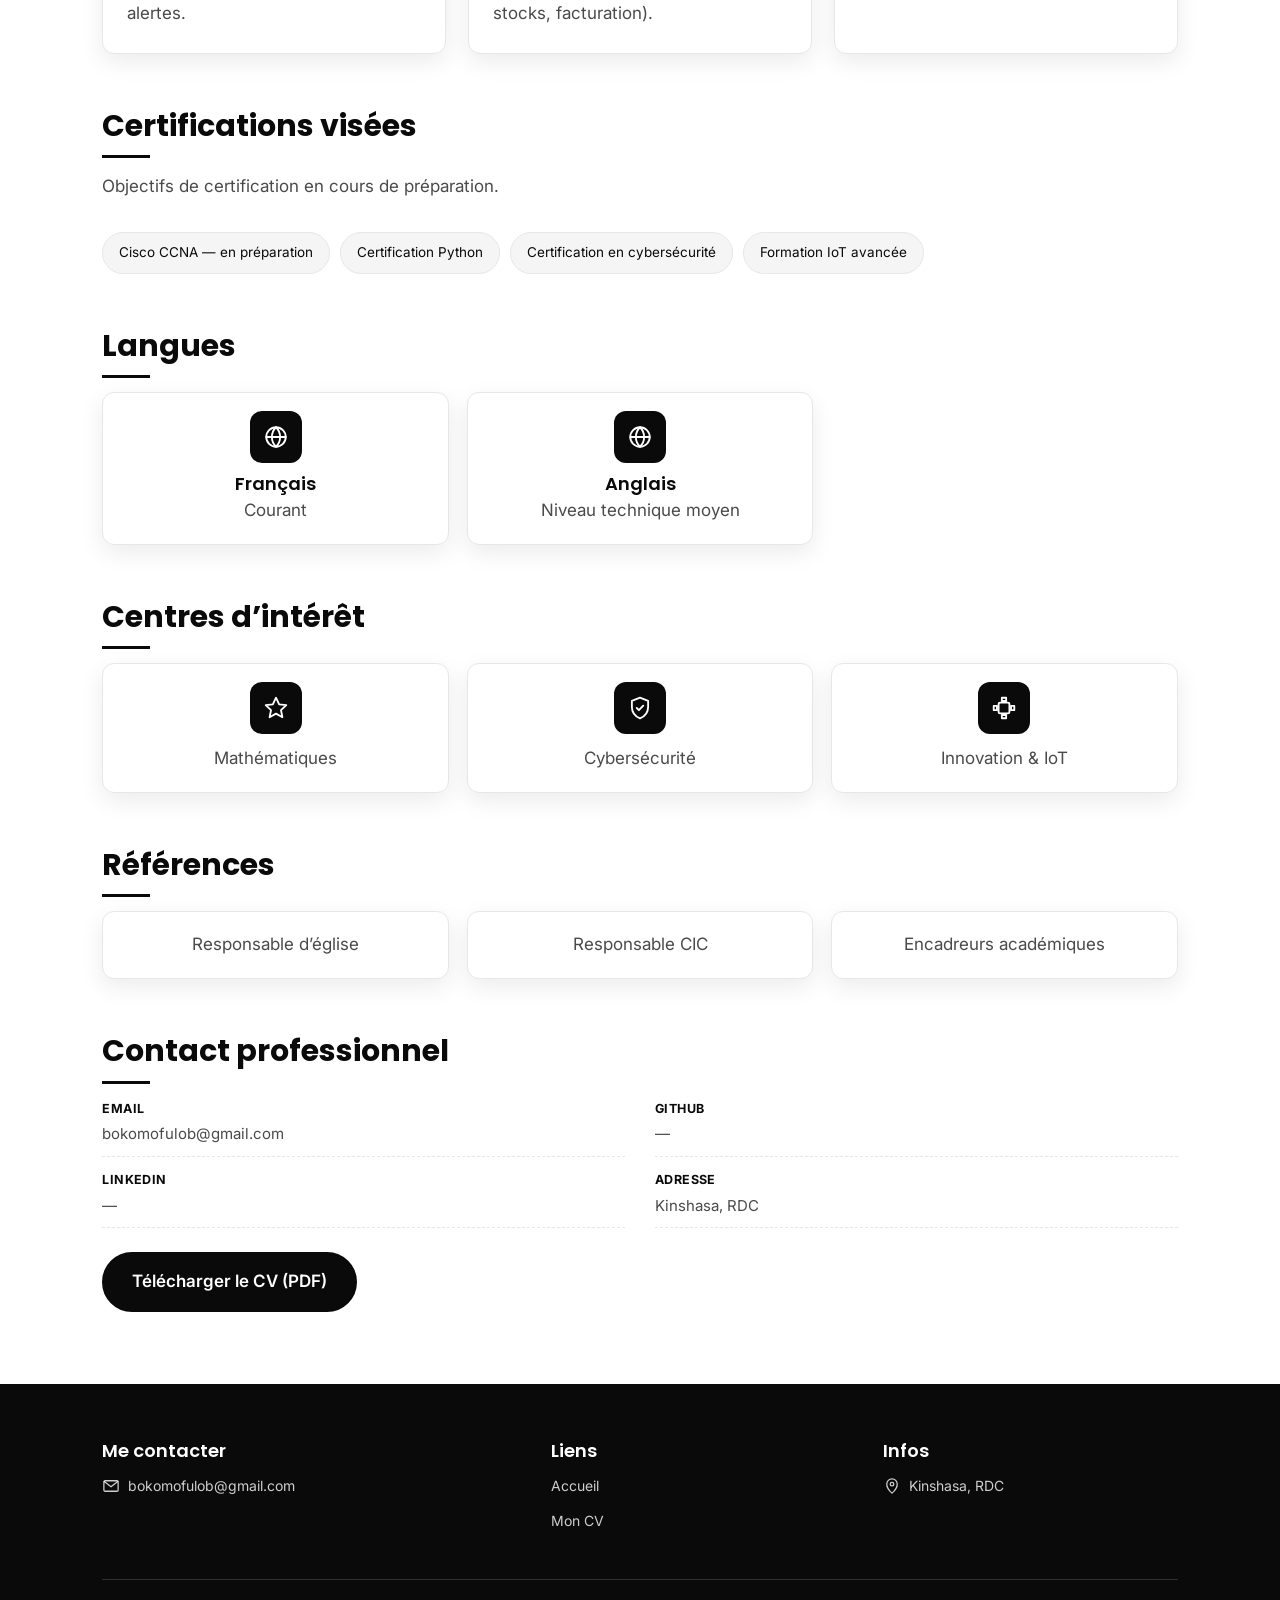
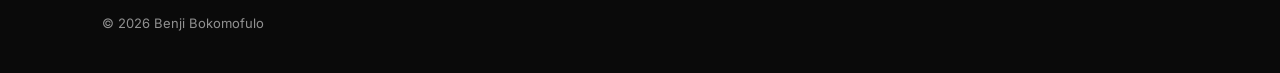
<file: cv.html>
<!DOCTYPE html>
<html lang="fr">
<head>
<meta charset="UTF-8">
<meta name="viewport" content="width=device-width, initial-scale=1.0">
<meta name="description" content="CV complet de Benji Bokomofulo — informations personnelles, compétences, parcours académique, expériences, projets, langues et centres d'intérêt.">
<title>Mon CV — Benji Bokomofulo</title>
<link rel="preconnect" href="https://fonts.googleapis.com">
<link href="https://fonts.googleapis.com/css2?family=Poppins:wght@500;600;700&family=Inter:wght@400;500;600&display=swap" rel="stylesheet">
<link rel="stylesheet" href="style.css">
</head>
<body>

<!-- Sprite d'icônes SVG — dessinées à la main, sobres, sans emoji -->
<svg style="display:none">
  <symbol id="icon-network" viewBox="0 0 24 24"><circle cx="12" cy="4" r="2"/><circle cx="5" cy="18" r="2"/><circle cx="19" cy="18" r="2"/><path d="M12 6v5M12 11l-6 5M12 11l6 5"/></symbol>
  <symbol id="icon-code" viewBox="0 0 24 24"><path d="M8 6 3 12l5 6M16 6l5 6-5 6M13 4l-2 16"/></symbol>
  <symbol id="icon-database" viewBox="0 0 24 24"><ellipse cx="12" cy="5" rx="7" ry="2.6"/><path d="M5 5v14c0 1.4 3.1 2.6 7 2.6s7-1.2 7-2.6V5"/><path d="M5 12c0 1.4 3.1 2.6 7 2.6s7-1.2 7-2.6"/></symbol>
  <symbol id="icon-cpu" viewBox="0 0 24 24"><rect x="7" y="7" width="10" height="10" rx="1.4"/><rect x="10" y="2.5" width="4" height="3"/><rect x="10" y="18.5" width="4" height="3"/><rect x="2.5" y="10" width="3" height="4"/><rect x="18.5" y="10" width="3" height="4"/></symbol>
  <symbol id="icon-terminal" viewBox="0 0 24 24"><rect x="2.5" y="4" width="19" height="16" rx="1.6"/><path d="M6.5 9.5 10 12l-3.5 2.5M13 15h4.5"/></symbol>
  <symbol id="icon-shield" viewBox="0 0 24 24"><path d="M12 2.5 19.5 5.5V11c0 5-3 8.6-7.5 10.5C7.5 19.6 4.5 16 4.5 11V5.5Z"/><path d="M9 12l2 2 4-4.2"/></symbol>
  <symbol id="icon-hands" viewBox="0 0 24 24"><path d="M12 20.5s-7-4.4-9-8.4C1.6 8.9 3.4 6 6.2 6c1.6 0 2.9.9 3.8 2.1C10.9 6.9 12.2 6 13.8 6c2.8 0 4.6 2.9 3.2 6.1-2 4-9 8.4-9 8.4Z"/></symbol>
  <symbol id="icon-users" viewBox="0 0 24 24"><circle cx="8.5" cy="8" r="3"/><circle cx="17" cy="9" r="2.4"/><path d="M2.5 20c0-3.3 2.7-6 6-6s6 2.7 6 6M14.5 14.6c2.6.2 4.6 2.1 4.9 4.7"/></symbol>
  <symbol id="icon-mail" viewBox="0 0 24 24"><rect x="2.5" y="5" width="19" height="14" rx="1.6"/><path d="m3 6 9 7 9-7"/></symbol>
  <symbol id="icon-in" viewBox="0 0 24 24"><rect x="3" y="3" width="18" height="18" rx="3"/><path d="M8 10.5v6M8 7.8v.1M12 16.5v-3.7c0-1.5 1-2.6 2.4-2.6 1.3 0 2.1 1 2.1 2.6v3.7"/></symbol>
  <symbol id="icon-gh" viewBox="0 0 24 24"><path d="M12 2.5A9.5 9.5 0 0 0 8.9 21c.5.1.7-.2.7-.5v-1.8c-2.7.6-3.2-1.2-3.2-1.2-.5-1.1-1.1-1.4-1.1-1.4-.9-.6.1-.6.1-.6 1 .1 1.5 1 1.5 1 .9 1.5 2.3 1.1 2.9.8.1-.7.4-1.1.6-1.4-2.2-.2-4.5-1.1-4.5-4.8 0-1.1.4-1.9 1-2.6-.1-.2-.4-1.2.1-2.6 0 0 .8-.3 2.7 1a9.4 9.4 0 0 1 5 0c1.9-1.3 2.7-1 2.7-1 .5 1.4.2 2.4.1 2.6.6.7 1 1.5 1 2.6 0 3.7-2.3 4.6-4.5 4.8.4.3.7.9.7 1.9v2.8c0 .3.2.6.7.5A9.5 9.5 0 0 0 12 2.5Z"/></symbol>
  <symbol id="icon-pin" viewBox="0 0 24 24"><path d="M12 21.5s7-6.3 7-12A7 7 0 0 0 5 9.5c0 5.7 7 12 7 12Z"/><circle cx="12" cy="9.5" r="2.4"/></symbol>
  <symbol id="icon-globe" viewBox="0 0 24 24"><circle cx="12" cy="12" r="9"/><path d="M3 12h18M12 3c2.5 2.5 3.8 6 3.8 9s-1.3 6.5-3.8 9c-2.5-2.5-3.8-6-3.8-9s1.3-6.5 3.8-9Z"/></symbol>
  <symbol id="icon-star" viewBox="0 0 24 24"><path d="m12 2.5 2.9 6.1 6.6.7-4.9 4.6 1.3 6.6-5.9-3.3-5.9 3.3 1.3-6.6-4.9-4.6 6.6-.7Z"/></symbol>
  <symbol id="icon-doc" viewBox="0 0 24 24"><path d="M6.5 2.5h8l4 4v14a1 1 0 0 1-1 1h-11a1 1 0 0 1-1-1v-17a1 1 0 0 1 1-1Z"/><path d="M14 2.5V7h4.5M8.5 12h7M8.5 15.5h7M8.5 8.5h3"/></symbol>
</svg>

<div id="scroll-progress" aria-hidden="true"></div>

<header class="site-header">
  <nav class="navbar" aria-label="Navigation principale">
    <a href="index.html" class="logo">
      <span class="logo-mark">BB</span>
      Benji Bokomofulo
    </a>
    <ul class="nav-links" id="nav-links">
      <li><a href="index.html#accueil" data-i18n="nav-accueil">Accueil</a></li>
      <li><a href="index.html#a-propos" data-i18n="nav-apropos">À propos</a></li>
      <li><a href="index.html#competences" data-i18n="nav-competences">Compétences</a></li>
      <li><a href="index.html#experiences" data-i18n="nav-experiences">Expériences</a></li>
      <li><a href="index.html#projets" data-i18n="nav-projets">Projets</a></li>
      <li><a href="cv.html" data-i18n="nav-cv">Mon CV</a></li>
      <li><a href="index.html#contact" data-i18n="nav-contact">Contact</a></li>
    </ul>
    <label class="theme-switch" aria-label="Basculer le mode sombre">
      <input type="checkbox" id="theme-toggle">
      <span class="theme-switch-track"><span class="theme-switch-thumb"></span></span>
    </label>
    <button class="burger" id="burger" aria-label="Ouvrir le menu" aria-expanded="false">
      <span></span><span></span><span></span>
    </button>
  </nav>
</header>

<div class="marquee" aria-hidden="true">
  <div class="marquee-track" id="marquee-track"></div>
</div>

<div class="page-title-band">
  <h1 data-i18n="cv-title">Mon CV</h1>
  <p data-i18n="cv-lead">Le détail complet de mon profil, mes compétences et mon parcours — téléchargeable en PDF.</p>
  <div class="cv-download-row">
    <a href="CV_Benji_Bokomofulo.pdf" download class="btn" data-i18n="cv-download">Télécharger le CV (PDF)</a>
    <button class="btn btn-outline print-btn" data-i18n="cv-print">Imprimer</button>
  </div>
</div>

<main>
  <div class="section">
    <div class="section-inner">

      <!-- 1. INFORMATIONS PERSONNELLES -->
      <div class="cv-block reveal">
        <h2 class="with-underline" data-i18n="cv-info-title">Informations personnelles</h2>
        <div class="info-grid">
          <div><strong data-i18n="info-nom">Nom</strong>Benji Bokomofulo</div>
          <div><strong data-i18n="info-naissance">Date de naissance</strong>02 décembre 2005</div>
          <div><strong data-i18n="info-lieu">Lieu de naissance</strong>Kinshasa, RDC</div>
          <div><strong data-i18n="info-nat">Nationalité</strong>Congolaise</div>
          <div><strong data-i18n="info-adresse">Adresse</strong>Kinshasa, RDC</div>
          <div><strong data-i18n="info-email">Email</strong>bokomofulob@gmail.com</div>
        </div>
      </div>

      <!-- 2. PROFIL PROFESSIONNEL -->
      <div class="cv-block reveal">
        <h2 class="with-underline" data-i18n="cv-profil-title">Profil professionnel</h2>
        <p data-i18n="cv-profil-text">Jeune ingénieur en formation dans les réseaux informatiques, les télécommunications, le développement web, les systèmes embarqués et la cybersécurité. Passionné par les mathématiques et l'innovation, polyvalent et rigoureux, capable de concevoir des systèmes IoT et d'administrer des infrastructures réseau. Aîné d'une famille de 8 enfants, doté d'un sens élevé de responsabilité et de leadership.</p>
      </div>

      <!-- 3 & 4. COMPÉTENCES -->
      <div class="cv-block reveal">
        <h2 class="with-underline" data-i18n="competences-title">Compétences techniques</h2>
        <p class="section-lead" data-i18n="competences-lead">Des compétences construites entre formation académique, pratique autodidacte et projets concrets.</p>
        <div class="skills-grid">
          <div class="skill-card">
            <div class="icon-box"><svg class="icon-svg"><use href="#icon-network"/></svg></div>
            <h3 data-i18n="cat-reseaux">Réseaux Informatiques</h3>
            <div class="skill-bar-row"><div class="skill-bar-label"><span>TCP/IP, DHCP, DNS</span><span>70%</span></div><div class="skill-bar-track"><div class="skill-bar-fill" data-percent="70"></div></div></div>
            <div class="skill-bar-row"><div class="skill-bar-label"><span>Câblage &amp; équipements</span><span>65%</span></div><div class="skill-bar-track"><div class="skill-bar-fill" data-percent="65"></div></div></div>
          </div>
          <div class="skill-card">
            <div class="icon-box"><svg class="icon-svg"><use href="#icon-code"/></svg></div>
            <h3 data-i18n="cat-dev">Développement Web</h3>
            <div class="skill-bar-row"><div class="skill-bar-label"><span>HTML5 / CSS3</span><span>78%</span></div><div class="skill-bar-track"><div class="skill-bar-fill" data-percent="78"></div></div></div>
            <div class="skill-bar-row"><div class="skill-bar-label"><span>JavaScript / PHP</span><span>62%</span></div><div class="skill-bar-track"><div class="skill-bar-fill" data-percent="62"></div></div></div>
          </div>
          <div class="skill-card">
            <div class="icon-box"><svg class="icon-svg"><use href="#icon-database"/></svg></div>
            <h3 data-i18n="cat-bdd">Bases de Données</h3>
            <div class="skill-bar-row"><div class="skill-bar-label"><span>MySQL / MERISE</span><span>78%</span></div><div class="skill-bar-track"><div class="skill-bar-fill" data-percent="78"></div></div></div>
            <div class="skill-bar-row"><div class="skill-bar-label"><span>PostgreSQL</span><span>40%</span></div><div class="skill-bar-track"><div class="skill-bar-fill" data-percent="40"></div></div></div>
          </div>
          <div class="skill-card">
            <div class="icon-box"><svg class="icon-svg"><use href="#icon-cpu"/></svg></div>
            <h3 data-i18n="cat-iot">Systèmes Embarqués &amp; IoT</h3>
            <div class="skill-bar-row"><div class="skill-bar-label"><span>ESP32 / Arduino</span><span>55%</span></div><div class="skill-bar-track"><div class="skill-bar-fill" data-percent="55"></div></div></div>
            <div class="skill-bar-row"><div class="skill-bar-label"><span>Automatisation</span><span>65%</span></div><div class="skill-bar-track"><div class="skill-bar-fill" data-percent="65"></div></div></div>
          </div>
        </div>
        <h3 style="margin-top:34px;margin-bottom:6px;" data-i18n="softskills-title">Compétences humaines</h3>
        <ul class="softskills-list">
          <li data-i18n="soft-1">Leadership</li>
          <li data-i18n="soft-2">Communication</li>
          <li data-i18n="soft-3">Organisation</li>
          <li data-i18n="soft-4">Gestion du stress</li>
          <li data-i18n="soft-5">Résolution de problèmes</li>
          <li data-i18n="soft-6">Travail en équipe</li>
        </ul>
      </div>

      <!-- 5. PARCOURS ACADÉMIQUE / CURSUS SCOLAIRE -->
      <div class="cv-block reveal">
        <h2 class="with-underline" data-i18n="cv-parcours-title">Parcours académique</h2>
        <p class="section-lead" data-i18n="cursus-lead">Mon cursus scolaire, de l'école primaire à l'université.</p>
        <div class="cursus-list">
          <div class="cursus-item">
            <span class="year">Primaire</span>
            <div>
              <h3 data-i18n="cursus-1-title">École Primaire</h3>
              <p data-i18n="cursus-1-desc">Scolarité primaire à Kinshasa, RDC — bases fondamentales en mathématiques, sciences et français.</p>
            </div>
          </div>
          <div class="cursus-item">
            <span class="year">2023</span>
            <div>
              <h3 data-i18n="parcours-2-title">Diplôme d'État — 2023</h3>
              <p data-i18n="parcours-2-desc">Collège Abbé Loya 2, section Sciences, moyenne de 79%.</p>
            </div>
          </div>
          <div class="cursus-item">
            <span class="year">L1</span>
            <div>
              <h3 data-i18n="cursus-l1-title">Première Licence — Sciences Informatiques</h3>
              <p data-i18n="cursus-l1-desc">Université Révérend Kim, Kinshasa. Fondamentaux : algorithmique, programmation, mathématiques appliquées, introduction aux réseaux.</p>
            </div>
          </div>
          <div class="cursus-item">
            <span class="year">L2</span>
            <div>
              <h3 data-i18n="cursus-l2-title">Deuxième Licence — Réseaux Informatiques &amp; Télécommunications</h3>
              <p data-i18n="cursus-l2-desc">Approfondissement des systèmes d'exploitation, des protocoles réseaux, des bases de données et des premiers travaux pratiques (Cisco Packet Tracer).</p>
            </div>
          </div>
          <div class="cursus-item">
            <span class="year">L3</span>
            <div>
              <h3 data-i18n="parcours-1-title">Troisième Licence — Sciences Informatiques</h3>
              <p data-i18n="parcours-1-desc">Département Réseaux Informatiques &amp; Télécommunications, Université Révérend Kim, Kinshasa — année en cours.</p>
            </div>
          </div>
        </div>
      </div>

      <!-- 6. EXPÉRIENCES -->
      <div class="cv-block reveal">
        <h2 class="with-underline" data-i18n="exp-title">Expériences &amp; responsabilités</h2>
        <div class="exp-grid">
          <div class="exp-card">
            <div class="icon-box"><svg class="icon-svg"><use href="#icon-hands"/></svg></div>
            <h3 data-i18n="exp1-title">Église Source de Vie — La Borne Macampagne</h3>
            <p style="font-weight:600;color:var(--black);" data-i18n="exp1-role">Moniteur auprès des enfants</p>
          </div>
          <div class="exp-card">
            <div class="icon-box"><svg class="icon-svg"><use href="#icon-users"/></svg></div>
            <h3 data-i18n="exp2-title">CIC — Comité d'Initiative et de Coordination</h3>
            <p style="font-weight:600;color:var(--black);" data-i18n="exp2-role">Membre de l'équipe organisatrice</p>
          </div>
        </div>
      </div>

      <!-- 7. PROJETS -->
      <div class="cv-block reveal">
        <h2 class="with-underline" data-i18n="projets-title">Projets réalisés</h2>
        <div class="projects-grid">
          <div class="project-card">
            <span class="tag" data-i18n="proj1-tag">IoT</span>
            <h3 data-i18n="proj1-title">Régulation du niveau d'eau</h3>
            <p data-i18n="proj1-desc">ESP32 + capteur ultrason, API PHP/MySQL, interface web temps réel, automatisation de pompe et alertes.</p>
          </div>
          <div class="project-card">
            <span class="tag" data-i18n="proj2-tag">Mobile</span>
            <h3 data-i18n="proj2-title">Applications institutionnelles</h3>
            <p data-i18n="proj2-desc">Gestion d'églises, d'écoles, d'académies, de pharmacies et de restaurants.</p>
          </div>
          <div class="project-card">
            <span class="tag" data-i18n="proj3-tag">Réseau</span>
            <h3 data-i18n="proj3-title">Optimisation réseau</h3>
            <p data-i18n="proj3-desc">Analyse du trafic, optimisation de bande passante, sécurisation d'équipements réseau.</p>
          </div>
        </div>
      </div>

      <!-- 8. CERTIFICATIONS -->
      <div class="cv-block reveal">
        <h2 class="with-underline" data-i18n="cv-certif-title">Certifications visées</h2>
        <p class="section-lead" data-i18n="certif-lead">Objectifs de certification en cours de préparation.</p>
        <ul class="softskills-list" style="background:none;">
          <li style="background:var(--gray-100);color:var(--black);border:1px solid var(--gray-200);" data-i18n="certif-1">Cisco CCNA — en préparation</li>
          <li style="background:var(--gray-100);color:var(--black);border:1px solid var(--gray-200);" data-i18n="certif-2">Certification Python</li>
          <li style="background:var(--gray-100);color:var(--black);border:1px solid var(--gray-200);" data-i18n="certif-3">Certification en cybersécurité</li>
          <li style="background:var(--gray-100);color:var(--black);border:1px solid var(--gray-200);" data-i18n="certif-4">Formation IoT avancée</li>
        </ul>
      </div>

      <!-- 9. LANGUES -->
      <div class="cv-block reveal">
        <h2 class="with-underline" data-i18n="cv-langues-title">Langues</h2>
        <div class="langue-grid">
          <div class="mini-card">
            <div class="icon-box" style="margin:0 auto 10px;"><svg class="icon-svg"><use href="#icon-globe"/></svg></div>
            <h3 data-i18n="langue-fr">Français</h3>
            <p data-i18n="langue-fr-niv">Courant</p>
          </div>
          <div class="mini-card">
            <div class="icon-box" style="margin:0 auto 10px;"><svg class="icon-svg"><use href="#icon-globe"/></svg></div>
            <h3 data-i18n="langue-en">Anglais</h3>
            <p data-i18n="langue-en-niv">Niveau technique moyen</p>
          </div>
        </div>
      </div>

      <!-- 10. CENTRES D'INTÉRÊT -->
      <div class="cv-block reveal">
        <h2 class="with-underline" data-i18n="cv-interet-title">Centres d'intérêt</h2>
        <div class="interet-grid">
          <div class="mini-card">
            <div class="icon-box" style="margin:0 auto 10px;"><svg class="icon-svg"><use href="#icon-star"/></svg></div>
            <p data-i18n="interet-1">Mathématiques</p>
          </div>
          <div class="mini-card">
            <div class="icon-box" style="margin:0 auto 10px;"><svg class="icon-svg"><use href="#icon-shield"/></svg></div>
            <p data-i18n="interet-2">Cybersécurité</p>
          </div>
          <div class="mini-card">
            <div class="icon-box" style="margin:0 auto 10px;"><svg class="icon-svg"><use href="#icon-cpu"/></svg></div>
            <p data-i18n="interet-3">Innovation &amp; IoT</p>
          </div>
        </div>
      </div>

      <!-- 11. RÉFÉRENCES -->
      <div class="cv-block reveal">
        <h2 class="with-underline" data-i18n="cv-ref-title">Références</h2>
        <div class="ref-grid">
          <div class="mini-card"><p data-i18n="ref-1">Responsable d'église</p></div>
          <div class="mini-card"><p data-i18n="ref-2">Responsable CIC</p></div>
          <div class="mini-card"><p data-i18n="ref-3">Encadreurs académiques</p></div>
        </div>
      </div>

      <!-- 12. CONTACT PROFESSIONNEL -->
      <div class="cv-block reveal">
        <h2 class="with-underline" data-i18n="cv-contact-title">Contact professionnel</h2>
        <div class="info-grid">
          <div><strong data-i18n="info-email">Email</strong>bokomofulob@gmail.com</div>
          <div><strong>GitHub</strong>—</div>
          <div><strong>LinkedIn</strong>—</div>
          <div><strong data-i18n="info-adresse">Adresse</strong>Kinshasa, RDC</div>
        </div>
        <div class="cv-download-row" style="justify-content:flex-start;margin-top:24px;">
          <a href="CV_Benji_Bokomofulo.pdf" download class="btn" style="background:var(--black);color:var(--white);border-color:var(--black);" data-i18n="cv-download">Télécharger le CV (PDF)</a>
        </div>
      </div>

    </div>
  </div>
</main>

<footer class="site-footer">
  <div class="footer-inner">
    <div>
      <h3 data-i18n="contact-title">Me contacter</h3>
      <ul>
        <li><svg class="icon-svg icon-inline"><use href="#icon-mail"/></svg> <a href="mailto:bokomofulob@gmail.com">bokomofulob@gmail.com</a></li>
      </ul>
    </div>
    <div>
      <h3 data-i18n="footer-liens">Liens</h3>
      <ul>
        <li><a href="index.html">Accueil</a></li>
        <li><a href="cv.html" data-i18n="nav-cv">Mon CV</a></li>
      </ul>
    </div>
    <div>
      <h3 data-i18n="footer-infos">Infos</h3>
      <ul>
        <li><svg class="icon-svg icon-inline"><use href="#icon-pin"/></svg> <span data-i18n="footer-loc">Kinshasa, RDC</span></li>
      </ul>
    </div>
  </div>
  <div class="footer-bottom">
    <span>© <span class="current-year">2026</span> Benji Bokomofulo</span>
    <button id="back-to-top" data-i18n="back-top" style="opacity:0;pointer-events:none;">Haut de page</button>
  </div>
</footer>

<script src="script.js"></script>
</body>
</html>
</file>
<file: style.css>
/* =========================================================
   BENJI BOKOMOFULO — PORTFOLIO PERSONNEL
   Refonte v3 — Noir & Blanc, icônes images (aucun SVG/emoji)
   ========================================================= */

/* --- RESET --- */
*, *::before, *::after { box-sizing: border-box; margin: 0; padding: 0; }
html { scroll-behavior: smooth; }
body { min-height: 100vh; overflow-x: hidden; }
img { max-width: 100%; display: block; }
a { text-decoration: none; color: inherit; }
ul, ol { list-style: none; }
button { font: inherit; cursor: pointer; border: none; background: none; }
input, textarea, select { font: inherit; }

@media (prefers-reduced-motion: reduce) {
  *, *::before, *::after { animation-duration: 0.001ms !important; transition-duration: 0.001ms !important; scroll-behavior: auto !important; }
}

/* --- TOKENS : noir & blanc --- */
:root {
  --black: #0a0a0a;
  --black-soft: #1a1a1a;
  --white: #ffffff;
  --gray-100: #f5f5f5;
  --gray-200: #e7e7e7;
  --gray-400: #b3b3b3;
  --gray-600: #5c5c5c;
  --ink: #111111;
  --ink-soft: #4a4a4a;
  --card-shadow: 0 8px 24px rgba(0,0,0,0.08);
  --card-shadow-hover: 0 18px 40px rgba(0,0,0,0.16);
  --radius-sm: 6px;
  --radius: 12px;
  --radius-lg: 20px;
  --max-width: 1200px;
  --side-pad: 8%;
  --font-head: 'Poppins', 'Inter', sans-serif;
  --font-body: 'Inter', 'Poppins', sans-serif;
  --speed: 0.3s;
  --speed-slow: 0.6s;
  --ease: cubic-bezier(.22,1,.36,1);
}

/* --- BASE --- */
body { font-family: var(--font-body); color: var(--ink); background: var(--white); font-size: 17px; line-height: 1.75; }
h1, h2, h3, h4 {
  font-family: var(--font-head);
  color: var(--black);
  line-height: 1.25;
  word-break: keep-all;
  overflow-wrap: break-word;
  hyphens: none;
  text-wrap: balance;
}
h1 { font-size: clamp(28px, 4.4vw, 46px); font-weight: 700; }
h2 { font-size: clamp(22px, 3vw, 30px); font-weight: 700; margin-bottom: 14px; }
h2.with-underline::after { content: ''; display: block; width: 48px; height: 3px; background: var(--black); margin-top: 10px; }
h3 { font-size: clamp(16px, 1.8vw, 18px); font-weight: 600; }
p { color: var(--ink-soft); }
strong { color: var(--black); }
::selection { background: var(--black); color: var(--white); }

.section { padding: 72px var(--side-pad); }
.section-inner { max-width: var(--max-width); margin: 0 auto; }
.bg-soft { background: var(--gray-100); }
.section-lead { max-width: 68ch; margin-bottom: 30px; }

.btn {
  display: inline-flex; align-items: center; gap: 8px;
  padding: 13px 28px; min-height: 44px;
  border-radius: 999px;
  background: var(--black);
  color: var(--white);
  font-weight: 600;
  border: 2px solid var(--black);
  transition: background var(--speed), color var(--speed), transform var(--speed);
}
.btn:hover, .btn:focus-visible { background: var(--white); color: var(--black); transform: translateY(-3px); }
.btn-outline { background: transparent; color: var(--black); }
.btn-outline:hover, .btn-outline:focus-visible { background: var(--black); color: var(--white); }
.btn img { width: 18px; height: 18px; object-fit: contain; }

:focus-visible { outline: 3px solid var(--black); outline-offset: 3px; }

/* --- PROGRESS BAR SCROLL --- */
#scroll-progress { position: fixed; top: 0; left: 0; height: 3px; width: 0%; background: var(--black); z-index: 1000; transition: width 0.12s linear; }

/* --- HEADER --- */
.site-header {
  position: sticky; top: 0; z-index: 900;
  background: rgba(255,255,255,0.92);
  backdrop-filter: blur(8px);
  border-bottom: 1px solid var(--gray-200);
  padding: 4px var(--side-pad);
}
.navbar { max-width: var(--max-width); margin: 0 auto; display: flex; align-items: center; justify-content: space-between; height: 70px; gap: 16px; }
.logo { display: flex; align-items: center; gap: 10px; color: var(--black); font-family: var(--font-head); font-weight: 700; font-size: 18px; }
.logo-mark { width: 38px; height: 38px; border-radius: 8px; background: var(--black); color: var(--white); display: flex; align-items: center; justify-content: center; font-weight: 700; font-size: 13px; }
.nav-links { display: flex; gap: 26px; }
.nav-links a { color: var(--ink-soft); font-weight: 500; font-size: 14.5px; padding: 6px 2px; border-bottom: 2px solid transparent; transition: color var(--speed), border-color var(--speed); }
.nav-links a:hover, .nav-links a:focus-visible, .nav-links a.active { color: var(--black); border-color: var(--black); }
.burger { display: none; width: 44px; height: 44px; flex-direction: column; justify-content: center; align-items: center; gap: 5px; }
.burger span { display: block; width: 24px; height: 2px; background: var(--black); transition: transform var(--speed), opacity var(--speed); }
.burger.open span:nth-child(1) { transform: translateY(7px) rotate(45deg); }
.burger.open span:nth-child(2) { opacity: 0; }
.burger.open span:nth-child(3) { transform: translateY(-7px) rotate(-45deg); }

.theme-switch { display: inline-flex; align-items: center; cursor: pointer; }
.theme-switch input { position: absolute; opacity: 0; width: 1px; height: 1px; }
.theme-switch-track {
  width: 46px; height: 26px;
  background: var(--gray-100);
  border: 1px solid var(--gray-400);
  border-radius: 20px;
  position: relative;
  transition: background var(--speed);
}
.theme-switch-thumb {
  position: absolute; top: 2px; left: 2px;
  width: 20px; height: 20px;
  border-radius: 50%;
  background: var(--black);
  transition: transform var(--speed) var(--ease), background var(--speed);
}
.theme-switch input:checked + .theme-switch-track { background: var(--black); }
.theme-switch input:checked + .theme-switch-track .theme-switch-thumb { transform: translateX(20px); background: var(--white); }
.theme-switch input:focus-visible + .theme-switch-track { outline: 2px solid var(--black); outline-offset: 2px; }

/* --- MARQUEE --- */
.marquee { background: var(--black); color: var(--white); overflow: hidden; white-space: nowrap; padding: 11px 0; }
.marquee-track { display: inline-flex; gap: 60px; animation: marquee-scroll 26s linear infinite; will-change: transform; }
.marquee:hover .marquee-track { animation-play-state: paused; }
.marquee span { font-family: var(--font-head); font-weight: 600; font-size: 13.5px; letter-spacing: 0.4px; text-transform: uppercase; }
@keyframes marquee-scroll { from { transform: translateX(0); } to { transform: translateX(-50%); } }

/* --- HERO / CARROUSEL PHOTO --- */
.hero { position: relative; min-height: 86vh; display: flex; align-items: center; padding: 60px var(--side-pad); color: var(--white); overflow: hidden; }
.hero-carousel { position: absolute; inset: 0; z-index: -2; }
.hero-carousel img {
  position: absolute; inset: 0; width: 100%; height: 100%; object-fit: cover;
  opacity: 0; transition: opacity 1.1s ease-in-out;
}
.hero-carousel img.is-active { opacity: 1; }
.hero-overlay { position: absolute; inset: 0; z-index: -1; background: linear-gradient(180deg, rgba(0,0,0,0.72) 0%, rgba(0,0,0,0.55) 55%, rgba(0,0,0,0.75) 100%); }
.hero-inner { max-width: var(--max-width); margin: 0 auto; width: 100%; }
.hero-badge { display: inline-block; padding: 6px 16px; border: 1px solid rgba(255,255,255,0.5); border-radius: 30px; font-size: 12.5px; font-weight: 500; margin-bottom: 18px; }
.hero h1 { color: var(--white); }
.hero .subtitle { font-size: 21px; color: var(--white); font-weight: 600; margin-top: 10px; }
.hero .subsubtitle { color: rgba(255,255,255,0.82); margin-top: 6px; font-size: 15.5px; }
.hero .slogan { margin-top: 20px; font-style: italic; color: rgba(255,255,255,0.92); max-width: 56ch; font-size: 16px; }
.hero-cta { margin-top: 28px; display: flex; gap: 14px; flex-wrap: wrap; }
.hero-cta .btn-outline { border-color: rgba(255,255,255,0.7); color: var(--white); }
.hero-cta .btn-outline:hover { background: var(--white); color: var(--black); }
.hero-cta .btn { background: var(--white); color: var(--black); border-color: var(--white); }
.hero-cta .btn:hover { background: transparent; color: var(--white); }
.carousel-dots { position: absolute; bottom: 22px; left: 50%; transform: translateX(-50%); display: flex; gap: 8px; z-index: 1; }
.carousel-dots span { width: 8px; height: 8px; border-radius: 50%; background: rgba(255,255,255,0.4); transition: background var(--speed); }
.carousel-dots span.is-active { background: var(--white); }

/* --- IDENTITÉ --- */
.identity-strip { background: var(--gray-100); border-top: 1px solid var(--gray-200); border-bottom: 1px solid var(--gray-200); padding: 24px var(--side-pad); }
.identity-grid { max-width: var(--max-width); margin: 0 auto; display: grid; grid-template-columns: repeat(3, auto); justify-content: space-between; gap: 16px; font-size: 14px; color: var(--ink-soft); }
.identity-grid strong { color: var(--black); }

/* --- STATS --- */
.stats-strip { background: var(--white); padding: 44px var(--side-pad); }
.stats-grid { display: grid; grid-template-columns: repeat(4, 1fr); gap: 20px; text-align: center; }
.stat-item { padding: 18px 8px; border-radius: var(--radius); transition: transform var(--speed); }
.stat-item:hover { transform: translateY(-6px); }
.stat-item p { color: var(--ink-soft); font-size: 13.5px; margin-top: 4px; }
.stat-number { font-family: var(--font-head); font-size: 36px; font-weight: 800; color: var(--black); }
.stat-suffix { font-family: var(--font-head); font-size: 24px; font-weight: 800; color: var(--black); }

/* --- ICÔNES IMAGE (aucun SVG / emoji) --- */
.icon-img { width: 30px; height: 30px; object-fit: contain; }
.icon-box {
  width: 52px; height: 52px; border-radius: 12px;
  background: var(--black);
  display: flex; align-items: center; justify-content: center;
  margin-bottom: 14px;
}
.icon-box img { width: 26px; height: 26px; object-fit: contain; filter: invert(1) brightness(2); }
.icon-inline { display: inline-flex; align-items: center; gap: 8px; }
.icon-inline .icon-img { width: 20px; height: 20px; }

/* --- ICÔNES SVG (dessinées à la main, sobres et réalistes) --- */
.icon-svg { width: 26px; height: 26px; stroke: currentColor; fill: none; stroke-width: 1.7; stroke-linecap: round; stroke-linejoin: round; }
.icon-box { width: 52px; height: 52px; border-radius: 12px; background: var(--black); color: var(--white); display: flex; align-items: center; justify-content: center; margin-bottom: 14px; }
.icon-inline { display: inline-flex; align-items: center; gap: 8px; }
.icon-inline .icon-svg { width: 18px; height: 18px; }
svg.icon-svg.icon-inline { width: 18px; height: 18px; vertical-align: -4px; }

/* --- MODE SOMBRE --- */
body.dark-mode { background: #0a0a0a; color: #f2f2f2; }
body.dark-mode h1, body.dark-mode h2, body.dark-mode h3, body.dark-mode strong { color: #f7f7f7; }
body.dark-mode p { color: #b8b8b8; }
body.dark-mode .site-header { background: rgba(10,10,10,0.9); border-bottom-color: #2a2a2a; }
body.dark-mode .logo { color: #f7f7f7; }
body.dark-mode .logo-mark { background: #f2f2f2; color: #0a0a0a; }
body.dark-mode .nav-links a { color: #cfcfcf; }
body.dark-mode .nav-links a:hover, body.dark-mode .nav-links a.active { color: #ffffff; border-color: #ffffff; }
body.dark-mode .burger span { background: #f2f2f2; }
body.dark-mode .bg-soft, body.dark-mode .identity-strip, body.dark-mode .timeline-section { background: #141414; border-color: #2a2a2a; }
body.dark-mode .skill-card, body.dark-mode .exp-card, body.dark-mode .project-card, body.dark-mode .mini-card, body.dark-mode .cursus-item {
  background: #151515; border-color: #2a2a2a; color: #d8d8d8;
}
body.dark-mode .values-list li { background: #1c1c1c; border-color: #333; color: #f0f0f0; }
body.dark-mode .values-list li:hover { background: #f2f2f2; color: #0a0a0a; }
body.dark-mode .filter-btn { background: #151515; border-color: #333; color: #cfcfcf; }
body.dark-mode .filter-btn.active, body.dark-mode .filter-btn:hover { background: #f2f2f2; color: #0a0a0a; }
body.dark-mode .skill-bar-track { background: #2a2a2a; }
body.dark-mode .skill-bar-fill { background: #f2f2f2; }
body.dark-mode .icon-box { background: #f2f2f2; color: #0a0a0a; }
body.dark-mode .stat-number, body.dark-mode .stat-suffix { color: #f7f7f7; }
body.dark-mode .form-field input, body.dark-mode .form-field textarea { background: rgba(255,255,255,0.06); }
body.dark-mode #scroll-progress { background: #f2f2f2; }

/* --- À PROPOS --- */
.about-grid { display: grid; grid-template-columns: 0.8fr 1.2fr; gap: 50px; align-items: center; }
.about-text p { margin-bottom: 16px; }
.about-photo { position: relative; border-radius: var(--radius-lg); overflow: hidden; box-shadow: var(--card-shadow-hover); border: 1px solid var(--gray-200); }
.about-photo img { width: 100%; aspect-ratio: 3/4; object-fit: cover; }
.values-list { display: flex; flex-wrap: wrap; gap: 10px; margin-top: 18px; }
.values-list li { background: var(--gray-100); border: 1px solid var(--gray-200); padding: 7px 15px; border-radius: 30px; font-size: 13.5px; font-weight: 500; color: var(--black); transition: background var(--speed), color var(--speed); }
.values-list li:hover { background: var(--black); color: var(--white); }

/* --- COMPÉTENCES --- */
.skills-grid { display: grid; grid-template-columns: repeat(3, 1fr); gap: 22px; }
.skill-card { background: var(--white); border: 1px solid var(--gray-200); border-radius: var(--radius); padding: 24px; box-shadow: var(--card-shadow); transition: transform var(--speed), box-shadow var(--speed); }
.skill-card:hover { transform: translateY(-6px); box-shadow: var(--card-shadow-hover); }
.skill-bar-row { margin-top: 12px; }
.skill-bar-label { display: flex; justify-content: space-between; font-size: 13px; color: var(--ink-soft); margin-bottom: 5px; }
.skill-bar-track { height: 7px; background: var(--gray-200); border-radius: 6px; overflow: hidden; }
.skill-bar-fill { height: 100%; width: 0%; background: var(--black); border-radius: 6px; transition: width 1.1s var(--ease); }
.softskills-list { display: flex; flex-wrap: wrap; gap: 10px; margin-top: 8px; }
.softskills-list li { background: var(--black); color: var(--white); padding: 8px 16px; border-radius: 30px; font-size: 13.5px; }

/* --- EXPÉRIENCES --- */
.exp-grid { display: grid; grid-template-columns: 1fr 1fr; gap: 24px; }
.exp-card { background: var(--white); border: 1px solid var(--gray-200); border-radius: var(--radius); padding: 26px; box-shadow: var(--card-shadow); }
.exp-card ul { margin-top: 10px; }
.exp-card ul li { font-size: 14.5px; color: var(--ink-soft); padding-left: 16px; position: relative; margin-bottom: 6px; }
.exp-card ul li::before { content: ''; position: absolute; left: 0; top: 9px; width: 6px; height: 6px; border-radius: 50%; background: var(--black); }

/* --- PROJETS --- */
.filter-row { display: flex; flex-wrap: wrap; gap: 10px; margin-bottom: 28px; }
.filter-btn { padding: 9px 20px; border-radius: 30px; border: 1px solid var(--gray-200); background: var(--white); font-size: 13.5px; font-weight: 500; color: var(--ink-soft); transition: background var(--speed), color var(--speed); }
.filter-btn.active, .filter-btn:hover { background: var(--black); color: var(--white); border-color: var(--black); }
.projects-grid { display: grid; grid-template-columns: repeat(3, 1fr); gap: 22px; }
.project-card { background: var(--white); border: 1px solid var(--gray-200); border-radius: var(--radius); padding: 24px; box-shadow: var(--card-shadow); transition: transform var(--speed), box-shadow var(--speed), opacity var(--speed); }
.project-card:hover { transform: translateY(-6px); box-shadow: var(--card-shadow-hover); }
.project-card.is-hidden { display: none; }
.project-card .tag { display: inline-block; font-size: 11.5px; font-weight: 700; color: var(--white); background: var(--black); padding: 3px 10px; border-radius: 20px; margin-bottom: 10px; }

/* --- OBJECTIFS --- */
.timeline-section { background: var(--gray-100); }
.timeline { position: relative; padding-left: 36px; }
.timeline::before { content: ''; position: absolute; left: 9px; top: 4px; bottom: 4px; width: 2px; background: var(--gray-400); }
.timeline-item { position: relative; margin-bottom: 40px; }
.timeline-item:last-child { margin-bottom: 0; }
.timeline-item::before { content: ''; position: absolute; left: -32px; top: 4px; width: 18px; height: 18px; border-radius: 50%; background: var(--black); border: 4px solid var(--gray-100); }
.timeline-item h3 { margin-bottom: 4px; }

/* --- CURSUS SCOLAIRE --- */
.cursus-item {
  background: var(--white);
  border: 1px solid var(--gray-200);
  border-radius: var(--radius);
  box-shadow: var(--card-shadow);
  padding: 22px 26px;
  margin-bottom: 16px;
  display: grid;
  grid-template-columns: 90px 1fr;
  gap: 20px;
  align-items: start;
  transition: transform var(--speed), box-shadow var(--speed);
}
.cursus-item:hover { transform: translateX(6px); box-shadow: var(--card-shadow-hover); }
.cursus-item:last-child { margin-bottom: 0; }
.cursus-item .year { font-family: var(--font-head); font-weight: 700; color: var(--black); font-size: 16px; }
@media (max-width: 600px) { .cursus-item { grid-template-columns: 1fr; gap: 6px; } }

/* --- CV PAGE --- */
.page-title-band { position: relative; background: var(--black); color: var(--white); padding: 60px var(--side-pad) 50px; text-align: center; }
.page-title-band h1 { color: var(--white); }
.page-title-band p { color: rgba(255,255,255,0.8); margin-top: 8px; }
.cv-download-row { margin-top: 22px; display: flex; gap: 14px; justify-content: center; flex-wrap: wrap; }
.cv-download-row .btn { background: var(--white); color: var(--black); border-color: var(--white); }
.cv-download-row .btn:hover { background: transparent; color: var(--white); }
.cv-download-row .btn-outline { color: var(--white); border-color: rgba(255,255,255,0.6); }

.cv-block { margin-bottom: 54px; }
.cv-block:last-child { margin-bottom: 0; }
.info-grid { display: grid; grid-template-columns: repeat(2, 1fr); gap: 12px 30px; }
.info-grid div { font-size: 15px; color: var(--ink-soft); border-bottom: 1px dashed var(--gray-200); padding-bottom: 8px; }
.info-grid strong { color: var(--black); display: block; font-size: 12.5px; text-transform: uppercase; letter-spacing: 0.4px; margin-bottom: 2px; }

.langue-grid, .interet-grid, .ref-grid { display: grid; grid-template-columns: repeat(3, 1fr); gap: 18px; }
.mini-card { background: var(--white); border: 1px solid var(--gray-200); border-radius: var(--radius); padding: 18px; text-align: center; box-shadow: var(--card-shadow); }

/* --- FOOTER / CONTACT --- */
.site-footer { background: var(--black); color: rgba(255,255,255,0.8); padding: 56px var(--side-pad) 28px; }
.footer-inner { max-width: var(--max-width); margin: 0 auto; display: grid; grid-template-columns: 1.4fr 1fr 1fr; gap: 36px; }
.footer-inner h3 { color: var(--white); margin-bottom: 12px; }
.footer-inner a { transition: color var(--speed); }
.footer-inner a:hover { color: var(--white); }
.footer-inner li { margin-bottom: 10px; font-size: 14px; display: flex; align-items: center; gap: 8px; }
.footer-bottom { max-width: var(--max-width); margin: 36px auto 0; padding-top: 22px; border-top: 1px solid rgba(255,255,255,0.15); display: flex; justify-content: space-between; align-items: center; flex-wrap: wrap; gap: 10px; font-size: 13px; color: rgba(255,255,255,0.55); }
#back-to-top { padding: 10px 18px; border-radius: 30px; background: var(--white); color: var(--black); font-weight: 600; font-size: 13px; transition: transform var(--speed); }
#back-to-top:hover { transform: translateY(-3px); }
.form-field { margin-bottom: 14px; }
.form-field label { display: block; font-size: 13px; margin-bottom: 4px; color: rgba(255,255,255,0.75); }
.form-field input, .form-field textarea {
  width: 100%; padding: 11px 14px; border-radius: var(--radius-sm);
  border: 1px solid rgba(255,255,255,0.25); background: rgba(255,255,255,0.06); color: var(--white);
  transition: border-color var(--speed);
}
.form-field input:focus, .form-field textarea:focus { border-color: var(--white); outline: none; }
.copy-email-btn { margin-top: 10px; font-size: 12.5px; text-decoration: underline; color: rgba(255,255,255,0.7); }
.copy-email-btn:hover { color: var(--white); }

/* --- REVEAL --- */
.reveal { opacity: 0; transform: translateY(22px); transition: opacity var(--speed-slow) var(--ease), transform var(--speed-slow) var(--ease); }
.reveal.is-visible { opacity: 1; transform: translateY(0); }
.skills-grid .skill-card:nth-child(1) { transition-delay: 0s; }
.skills-grid .skill-card:nth-child(2) { transition-delay: 0.08s; }
.skills-grid .skill-card:nth-child(3) { transition-delay: 0.16s; }
.timeline .timeline-item:nth-child(2) { transition-delay: 0.1s; }
.timeline .timeline-item:nth-child(3) { transition-delay: 0.2s; }

/* --- RESPONSIVE --- */
@media (max-width: 1024px) {
  .skills-grid, .exp-grid, .projects-grid { grid-template-columns: repeat(2, 1fr); }
  .footer-inner { grid-template-columns: 1fr 1fr; }
  .identity-grid { grid-template-columns: 1fr; text-align: center; }
  .info-grid { grid-template-columns: 1fr; }
  .langue-grid, .interet-grid, .ref-grid { grid-template-columns: repeat(2, 1fr); }
}
@media (max-width: 900px) {
  .about-grid { grid-template-columns: 1fr; }
  .about-photo { max-width: 320px; margin: 0 auto; }
  .stats-grid { grid-template-columns: repeat(2, 1fr); gap: 26px; }
}
@media (max-width: 768px) {
  :root { --side-pad: 6%; }
  .nav-links { display: none; }
  .burger { display: flex; }
  .nav-links.mobile-open { display: flex; flex-direction: column; position: absolute; top: 70px; left: 0; right: 0; background: var(--white); padding: 18px var(--side-pad); gap: 16px; box-shadow: var(--card-shadow); }
  .section { padding: 54px var(--side-pad); }
  .skills-grid, .exp-grid, .projects-grid, .footer-inner, .langue-grid, .interet-grid, .ref-grid { grid-template-columns: 1fr; }
  .hero { min-height: auto; padding-top: 84px; padding-bottom: 60px; }
}
</file>
